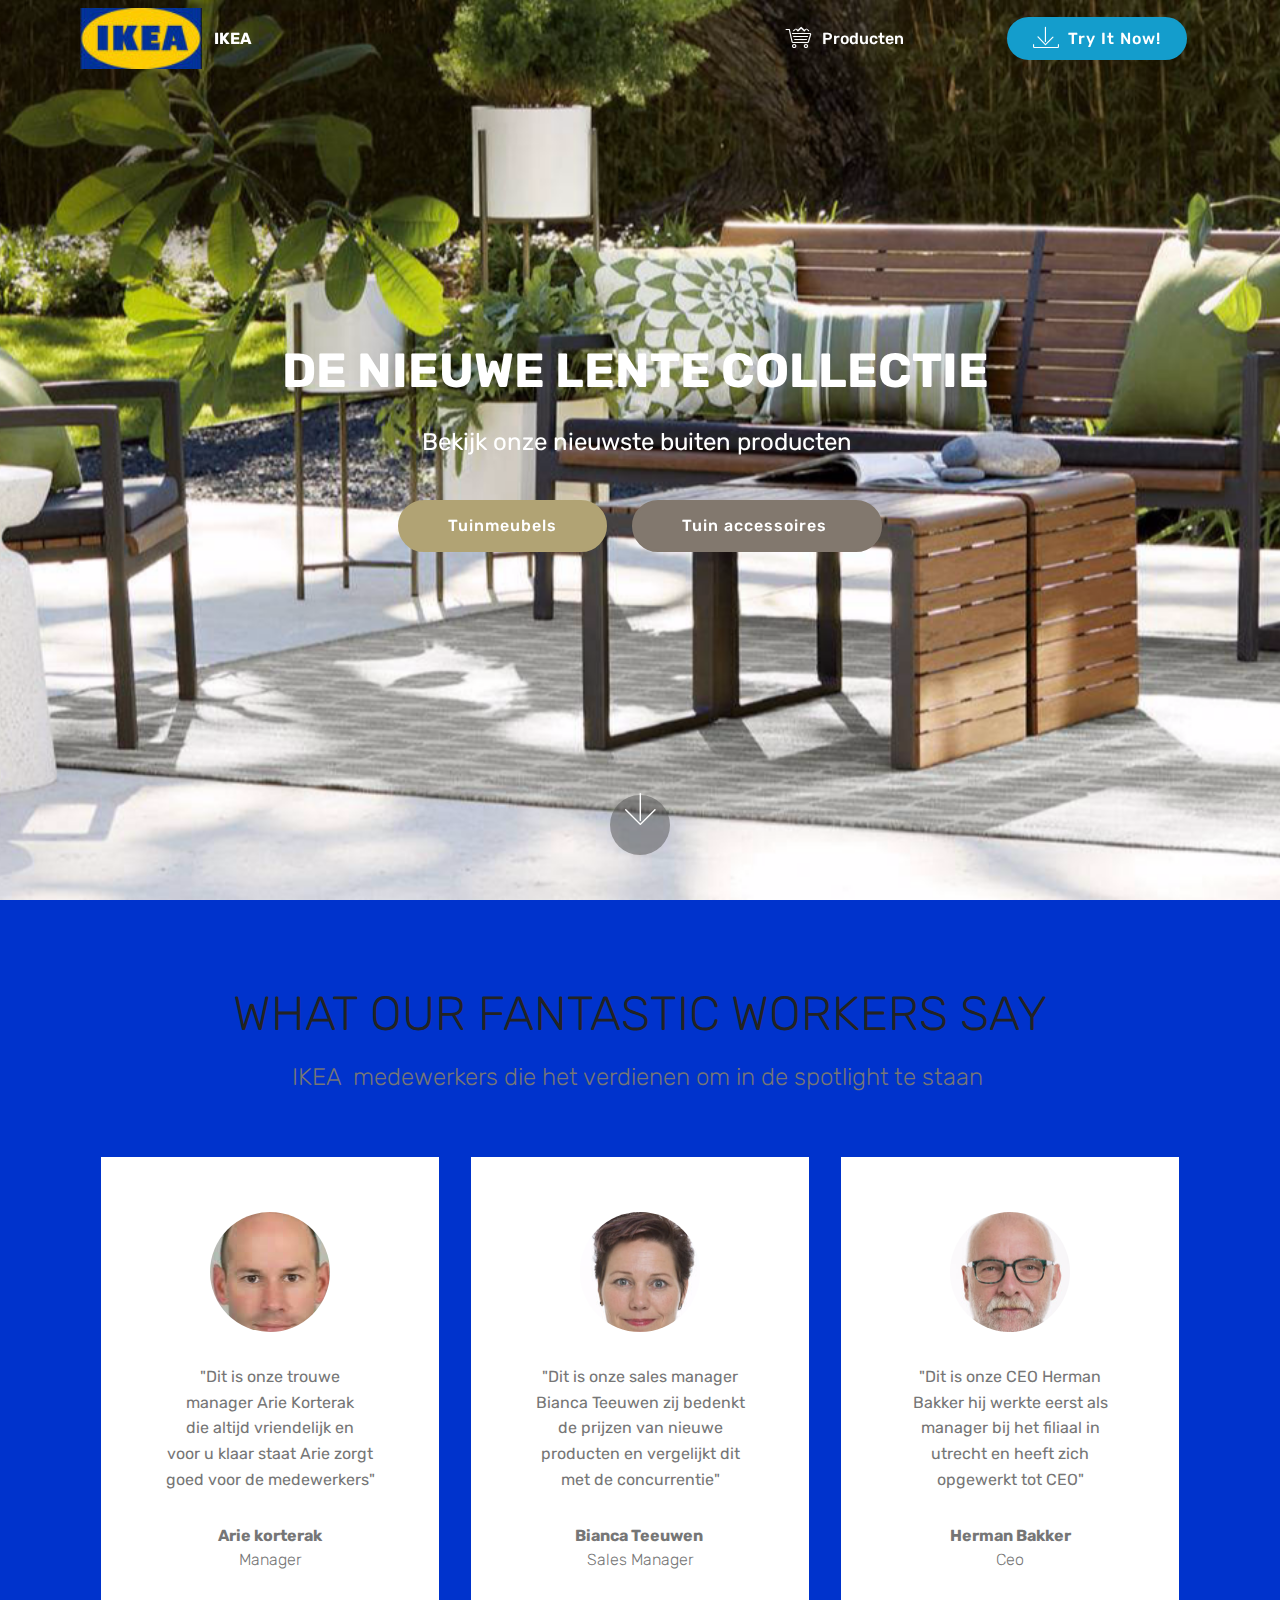
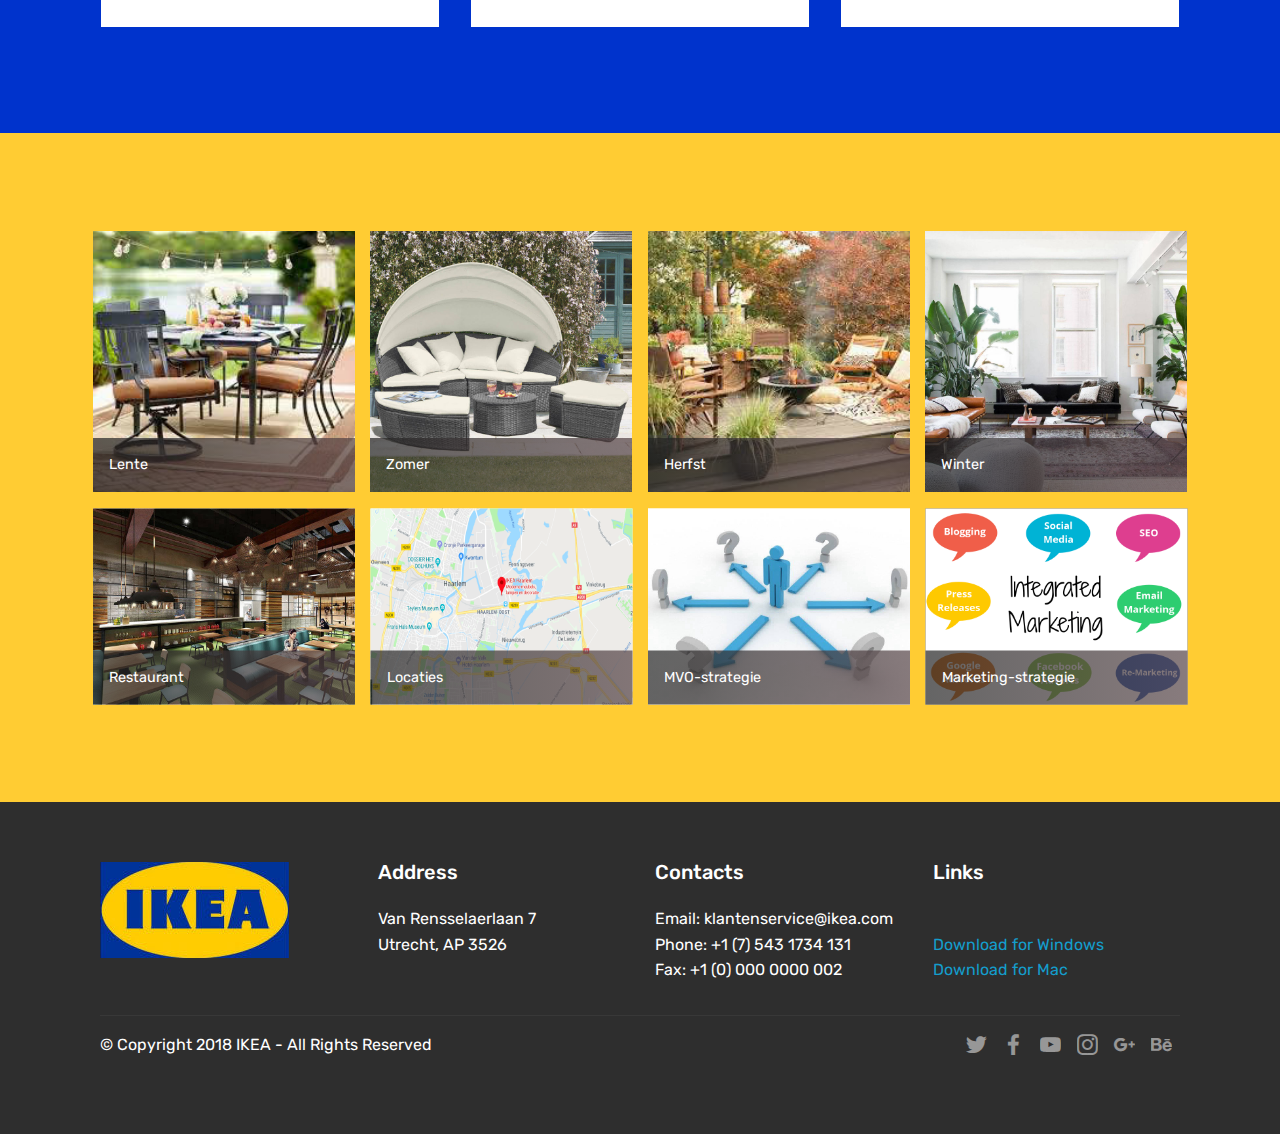
<file: index.html>
<!DOCTYPE html>
<html >
<head>
  <!-- Site made with Mobirise Website Builder v4.6.6, https://mobirise.com -->
  <meta charset="UTF-8">
  <meta http-equiv="X-UA-Compatible" content="IE=edge">
  <meta name="generator" content="Mobirise v4.6.6, mobirise.com">
  <meta name="viewport" content="width=device-width, initial-scale=1, minimum-scale=1">
  <link rel="shortcut icon" href="assets/images/download-96x48.jpg" type="image/x-icon">
  <meta name="description" content="">
  <title>Home</title>
  <link rel="stylesheet" href="assets/web/assets/mobirise-icons/mobirise-icons.css">
  <link rel="stylesheet" href="assets/tether/tether.min.css">
  <link rel="stylesheet" href="assets/bootstrap/css/bootstrap.min.css">
  <link rel="stylesheet" href="assets/bootstrap/css/bootstrap-grid.min.css">
  <link rel="stylesheet" href="assets/bootstrap/css/bootstrap-reboot.min.css">
  <link rel="stylesheet" href="assets/dropdown/css/style.css">
  <link rel="stylesheet" href="assets/socicon/css/styles.css">
  <link rel="stylesheet" href="assets/theme/css/style.css">
  <link rel="stylesheet" href="assets/gallery/style.css">
  <link rel="stylesheet" href="assets/mobirise/css/mbr-additional.css" type="text/css">
  
  
  
</head>
<body>
  <section class="menu cid-qMmm0otOuu" once="menu" id="menu1-e">

    

    <nav class="navbar navbar-expand beta-menu navbar-dropdown align-items-center navbar-fixed-top navbar-toggleable-sm bg-color transparent">
        <button class="navbar-toggler navbar-toggler-right" type="button" data-toggle="collapse" data-target="#navbarSupportedContent" aria-controls="navbarSupportedContent" aria-expanded="false" aria-label="Toggle navigation">
            <div class="hamburger">
                <span></span>
                <span></span>
                <span></span>
                <span></span>
            </div>
        </button>
        <div class="menu-logo">
            <div class="navbar-brand">
                <span class="navbar-logo">
                    <a href="https://mobirise.com">
                         <img src="assets/images/download-96x48.jpg" alt="Mobirise" title="" style="height: 3.8rem;">
                    </a>
                </span>
                <span class="navbar-caption-wrap"><a class="navbar-caption text-white display-4" href="https://mobirise.com">
                        IKEA</a></span>
            </div>
        </div>
        <div class="collapse navbar-collapse" id="navbarSupportedContent">
            <ul class="navbar-nav nav-dropdown" data-app-modern-menu="true"><li class="nav-item">
                    <a class="nav-link link text-white display-4" href="https://mobirise.com">
                        </a>
                </li>
                <li class="nav-item">
                    <a class="nav-link link text-white display-4" href="https://mobirise.com"><span class="mbri-cart-full mbr-iconfont mbr-iconfont-btn"></span>
                        Producten&nbsp; &nbsp; &nbsp; &nbsp; &nbsp; &nbsp; &nbsp; &nbsp; &nbsp; &nbsp;&nbsp;</a>
                </li></ul>
            <div class="navbar-buttons mbr-section-btn">
                <a class="btn btn-sm btn-primary display-4" href="https://mobirise.com">
                    <span class="mbri-save mbr-iconfont mbr-iconfont-btn "></span>
                    Try It Now!
                </a>
            </div>
        </div>
    </nav>
</section>

<section class="engine"><a href="https://mobirise.ws/e">best web builder software</a></section><section class="cid-qMmm0qgCuN mbr-fullscreen mbr-parallax-background" id="header2-f">

    

    

    <div class="container align-center">
        <div class="row justify-content-md-center">
            <div class="mbr-white col-md-10">
                <h1 class="mbr-section-title mbr-bold pb-3 mbr-fonts-style display-2">DE NIEUWE LENTE COLLECTIE&nbsp;</h1>
                
                <p class="mbr-text pb-3 mbr-fonts-style display-5">Bekijk onze nieuwste buiten producten&nbsp;</p>
                <div class="mbr-section-btn"><a class="btn btn-md btn-danger display-4" href="https://mobirise.com">Tuinmeubels</a> 
                    <a class="btn btn-md btn-info display-4" href="https://mobirise.com">Tuin accessoires&nbsp;</a></div>
            </div>
        </div>
    </div>
    <div class="mbr-arrow hidden-sm-down" aria-hidden="true">
        <a href="#next">
            <i class="mbri-down mbr-iconfont"></i>
        </a>
    </div>
</section>

<section class="testimonials1 cid-qMrqQhUjG5" id="testimonials1-h">

    

    
    <div class="container">
        <div class="media-container-row">
            <div class="title col-12 align-center">
                <h2 class="pb-3 mbr-fonts-style display-2">
                    WHAT OUR FANTASTIC WORKERS SAY
                </h2>
                <h3 class="mbr-section-subtitle mbr-light pb-3 mbr-fonts-style display-5">IKEA &nbsp;medewerkers die het verdienen om in de spotlight te staan&nbsp;</h3>
            </div>
        </div>
    </div>

    <div class="container pt-3 mt-2">
        <div class="media-container-row">
            <div class="mbr-testimonial p-3 align-center col-12 col-md-6 col-lg-4">
                <div class="panel-item p-3">
                    <div class="card-block">
                        <div class="testimonial-photo">
                            <img src="assets/images/download-5-197x256.jpg" alt="" title="">
                        </div>
                        <p class="mbr-text mbr-fonts-style display-7">"Dit is onze trouwe <br>manager Arie Korterak<br>die altijd vriendelijk en <br>voor u klaar staat Arie zorgt goed voor de medewerkers"<br> </p>
                    </div>
                    <div class="card-footer">
                        <div class="mbr-author-name mbr-bold mbr-fonts-style display-7">
                             Arie korterak</div>
                        <small class="mbr-author-desc mbr-italic mbr-light mbr-fonts-style display-7">
                               Manager</small>
                    </div>
                </div>
            </div>

            <div class="mbr-testimonial p-3 align-center col-12 col-md-6 col-lg-4">
                <div class="panel-item p-3">
                    <div class="card-block">
                        <div class="testimonial-photo">
                            <img src="assets/images/pasfoto-bianca-1-240x309.jpg" alt="" title="">
                        </div>
                        <p class="mbr-text mbr-fonts-style display-7">"Dit is onze sales manager<br>Bianca Teeuwen zij bedenkt<br>de prijzen van nieuwe producten en vergelijkt dit met de concurrentie"<br></p>
                    </div>
                    <div class="card-footer">
                        <div class="mbr-author-name mbr-bold mbr-fonts-style display-7">
                             Bianca Teeuwen&nbsp;</div>
                        <small class="mbr-author-desc mbr-italic mbr-light mbr-fonts-style display-7">
                               Sales Manager</small>
                    </div>
                </div>
            </div>

            <div class="mbr-testimonial p-3 align-center col-12 col-md-6 col-lg-4">
                <div class="panel-item p-3">
                    <div class="card-block">
                        <div class="testimonial-photo">
                            <img src="assets/images/pasfoto-herman-1-240x309.jpg" alt="" title="">
                        </div>
                        <p class="mbr-text mbr-fonts-style display-7">"Dit is onze CEO Herman <br>Bakker hij werkte eerst als manager bij het filiaal in utrecht en heeft zich opgewerkt tot CEO"</p>
                    </div>
                    <div class="card-footer">
                        <div class="mbr-author-name mbr-bold mbr-fonts-style display-7">Herman Bakker</div>
                        <small class="mbr-author-desc mbr-italic mbr-light mbr-fonts-style display-7">Ceo</small>
                    </div>
                </div>
            </div>

            

            

            
        </div>
    </div>   
</section>

<section class="mbr-gallery mbr-slider-carousel cid-qMryo1T1Bo" id="gallery1-l">

    

    <div class="container">
        <div><!-- Filter --><!-- Gallery --><div class="mbr-gallery-row"><div class="mbr-gallery-layout-default"><div><div><div class="mbr-gallery-item mbr-gallery-item--p1" data-video-url="false" data-tags="Awesome"><div href="#lb-gallery1-l" data-slide-to="0" data-toggle="modal"><img src="assets/images/images-225x225-225x225.jpg" alt=""><span class="icon-focus"></span><span class="mbr-gallery-title mbr-fonts-style display-7">Lente</span></div></div><div class="mbr-gallery-item mbr-gallery-item--p1" data-video-url="false" data-tags="Responsive"><div href="#lb-gallery1-l" data-slide-to="1" data-toggle="modal"><img src="assets/images/s-l1000-1000x1000-800x800.jpg" alt=""><span class="icon-focus"></span><span class="mbr-gallery-title mbr-fonts-style display-7">Zomer</span></div></div><div class="mbr-gallery-item mbr-gallery-item--p1" data-video-url="false" data-tags="Creative"><div href="#lb-gallery1-l" data-slide-to="2" data-toggle="modal"><img src="assets/images/images-1-225x225-225x225.jpg" alt=""><span class="icon-focus"></span><span class="mbr-gallery-title mbr-fonts-style display-7">Herfst</span></div></div><div class="mbr-gallery-item mbr-gallery-item--p1" data-video-url="false" data-tags="Animated"><div href="#lb-gallery1-l" data-slide-to="3" data-toggle="modal"><img src="assets/images/57daf6eae4b039f917b2d1b7-d-1600-1000x1000-800x800.jpg" alt=""><span class="icon-focus"></span><span class="mbr-gallery-title mbr-fonts-style display-7">Winter</span></div></div><div class="mbr-gallery-item mbr-gallery-item--p1" data-video-url="false" data-tags="Awesome"><div href="#lb-gallery1-l" data-slide-to="4" data-toggle="modal"><img src="assets/images/ikea-render-01-800px-800x600-800x600.jpg" alt=""><span class="icon-focus"></span><span class="mbr-gallery-title mbr-fonts-style display-7">Restaurant&nbsp;</span></div></div><div class="mbr-gallery-item mbr-gallery-item--p1" data-video-url="false" data-tags="Awesome"><div href="#lb-gallery1-l" data-slide-to="5" data-toggle="modal"><img src="assets/images/schermafbeelding-2018-03-16-om-09.33.38-800x600-800x600.png" alt=""><span class="icon-focus"></span><span class="mbr-gallery-title mbr-fonts-style display-7">Locaties</span></div></div><div class="mbr-gallery-item mbr-gallery-item--p1" data-video-url="false" data-tags="Responsive"><div href="#lb-gallery1-l" data-slide-to="6" data-toggle="modal"><img src="assets/images/strategie-2074x0-800x600-800x600.jpg" alt=""><span class="icon-focus"></span><span class="mbr-gallery-title mbr-fonts-style display-7">MVO-strategie</span></div></div><div class="mbr-gallery-item mbr-gallery-item--p1" data-video-url="false" data-tags="Animated"><div href="#lb-gallery1-l" data-slide-to="7" data-toggle="modal"><img src="assets/images/integrated-marketing-800x600-800x600.png" alt=""><span class="icon-focus"></span><span class="mbr-gallery-title mbr-fonts-style display-7">Marketing-strategie<br></span></div></div></div></div><div class="clearfix"></div></div></div><!-- Lightbox --><div data-app-prevent-settings="" class="mbr-slider modal fade carousel slide" tabindex="-1" data-keyboard="true" data-interval="false" id="lb-gallery1-l"><div class="modal-dialog"><div class="modal-content"><div class="modal-body"><div class="carousel-inner"><div class="carousel-item"><img src="assets/images/images-225x225.jpg" alt=""></div><div class="carousel-item"><img src="assets/images/s-l1000-1000x1000.jpg" alt=""></div><div class="carousel-item"><img src="assets/images/images-1-225x225.jpg" alt=""></div><div class="carousel-item"><img src="assets/images/57daf6eae4b039f917b2d1b7-d-1600-1000x1000.jpg" alt=""></div><div class="carousel-item"><img src="assets/images/ikea-render-01-800px-800x600.jpg" alt=""></div><div class="carousel-item"><img src="assets/images/schermafbeelding-2018-03-16-om-09.33.38-800x600.png" alt=""></div><div class="carousel-item"><img src="assets/images/strategie-2074x0-800x600.jpg" alt=""></div><div class="carousel-item active"><img src="assets/images/integrated-marketing-800x600.png" alt=""></div></div><a class="carousel-control carousel-control-prev" role="button" data-slide="prev" href="#lb-gallery1-l"><span class="mbri-left mbr-iconfont" aria-hidden="true"></span><span class="sr-only">Previous</span></a><a class="carousel-control carousel-control-next" role="button" data-slide="next" href="#lb-gallery1-l"><span class="mbri-right mbr-iconfont" aria-hidden="true"></span><span class="sr-only">Next</span></a><a class="close" href="#" role="button" data-dismiss="modal"><span class="sr-only">Close</span></a></div></div></div></div></div>
    </div>

</section>

<section class="cid-qMmm0r6iwK" id="footer1-g">

    

    

    <div class="container">
        <div class="media-container-row content text-white">
            <div class="col-12 col-md-3">
                <div class="media-wrap">
                    <a href="https://mobirise.com/">
                        <img src="assets/images/download-192x96.jpg" alt="Mobirise" title="">
                    </a>
                </div>
            </div>
            <div class="col-12 col-md-3 mbr-fonts-style display-7">
                <h5 class="pb-3">
                    Address
                </h5>
                <p class="mbr-text">Van Rensselaerlaan 7<br>Utrecht, AP 3526</p>
            </div>
            <div class="col-12 col-md-3 mbr-fonts-style display-7">
                <h5 class="pb-3">
                    Contacts
                </h5>
                <p class="mbr-text">
                    Email: klantenservice@ikea.com
                    <br>Phone: +1 (7) 543 1734 131
                    <br>Fax: +1 (0) 000 0000 002
                </p>
            </div>
            <div class="col-12 col-md-3 mbr-fonts-style display-7">
                <h5 class="pb-3">
                    Links
                </h5>
                <p class="mbr-text"><br><a class="text-primary" href="https://mobirise.com/mobirise-free-win.zip">Download for Windows</a>
                    <br><a class="text-primary" href="https://mobirise.com/mobirise-free-mac.zip">Download for Mac</a>
                </p>
            </div>
        </div>
        <div class="footer-lower">
            <div class="media-container-row">
                <div class="col-sm-12">
                    <hr>
                </div>
            </div>
            <div class="media-container-row mbr-white">
                <div class="col-sm-6 copyright">
                    <p class="mbr-text mbr-fonts-style display-7">
                        © Copyright 2018 IKEA - All Rights Reserved
                    </p>
                </div>
                <div class="col-md-6">
                    <div class="social-list align-right">
                        <div class="soc-item">
                            <a href="https://twitter.com/Ikea" target="_blank">
                                <span class="mbr-iconfont mbr-iconfont-social socicon-twitter socicon"></span>
                            </a>
                        </div>
                        <div class="soc-item">
                            <a href="https://www.facebook.com/pages/Ikea/1616226671953247" target="_blank">
                                <span class="mbr-iconfont mbr-iconfont-social socicon-facebook socicon"></span>
                            </a>
                        </div>
                        <div class="soc-item">
                            <a href="https://www.youtube.com/c/Ikea" target="_blank">
                                <span class="mbr-iconfont mbr-iconfont-social socicon-youtube socicon"></span>
                            </a>
                        </div>
                        <div class="soc-item">
                            <a href="https://instagram.com/Ikea" target="_blank">
                                <span class="mbr-iconfont mbr-iconfont-social socicon-instagram socicon"></span>
                            </a>
                        </div>
                        <div class="soc-item">
                            <a href="https://plus.google.com/u/0/+Mobirise" target="_blank">
                                <span class="socicon-googleplus socicon mbr-iconfont mbr-iconfont-social"></span>
                            </a>
                        </div>
                        <div class="soc-item">
                            <a href="https://www.behance.net/Mobirise" target="_blank">
                                <span class="socicon-behance socicon mbr-iconfont mbr-iconfont-social"></span>
                            </a>
                        </div>
                    </div>
                </div>
            </div>
        </div>
    </div>
</section>


  <script src="assets/web/assets/jquery/jquery.min.js"></script>
  <script src="assets/popper/popper.min.js"></script>
  <script src="assets/tether/tether.min.js"></script>
  <script src="assets/bootstrap/js/bootstrap.min.js"></script>
  <script src="assets/smoothscroll/smooth-scroll.js"></script>
  <script src="assets/dropdown/js/script.min.js"></script>
  <script src="assets/touchswipe/jquery.touch-swipe.min.js"></script>
  <script src="assets/masonry/masonry.pkgd.min.js"></script>
  <script src="assets/imagesloaded/imagesloaded.pkgd.min.js"></script>
  <script src="assets/bootstrapcarouselswipe/bootstrap-carousel-swipe.js"></script>
  <script src="assets/vimeoplayer/jquery.mb.vimeo_player.js"></script>
  <script src="assets/parallax/jarallax.min.js"></script>
  <script src="assets/theme/js/script.js"></script>
  <script src="assets/gallery/player.min.js"></script>
  <script src="assets/gallery/script.js"></script>
  <script src="assets/slidervideo/script.js"></script>
  
  
</body>
</html>
</file>
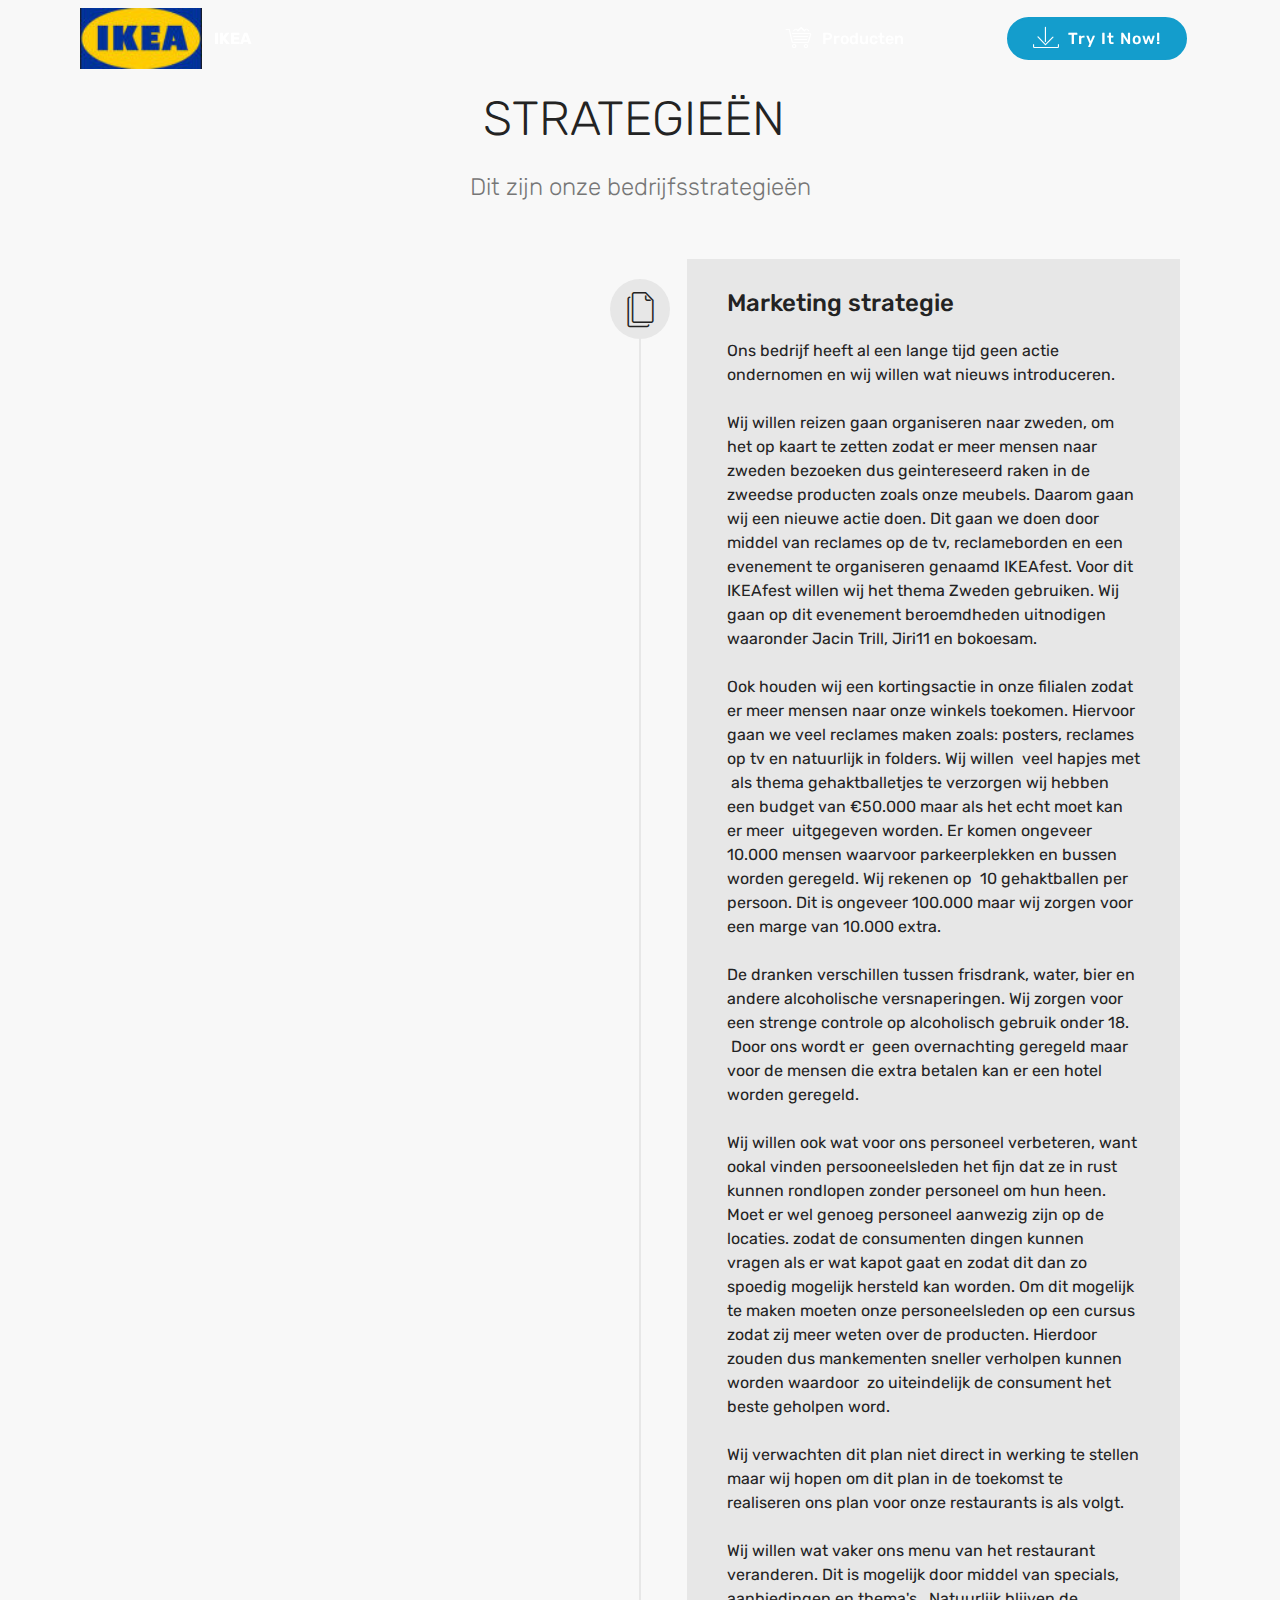
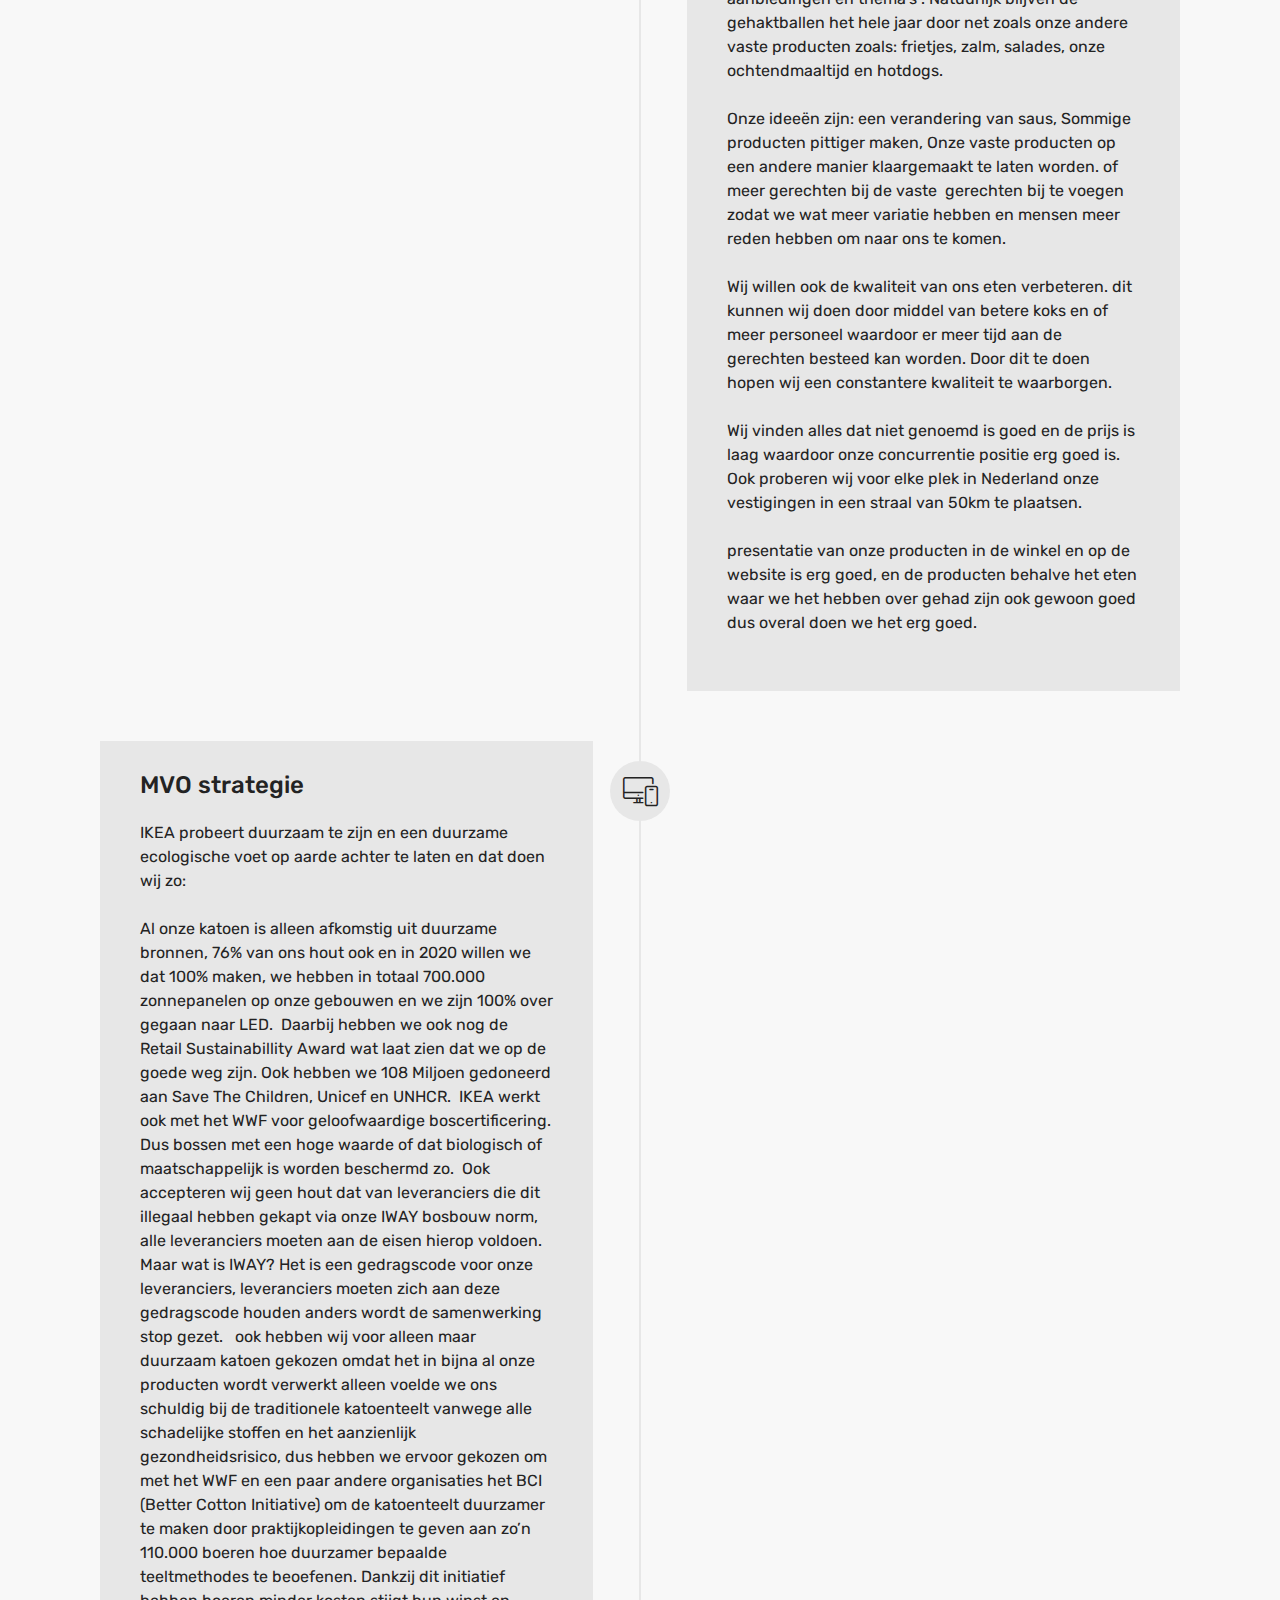
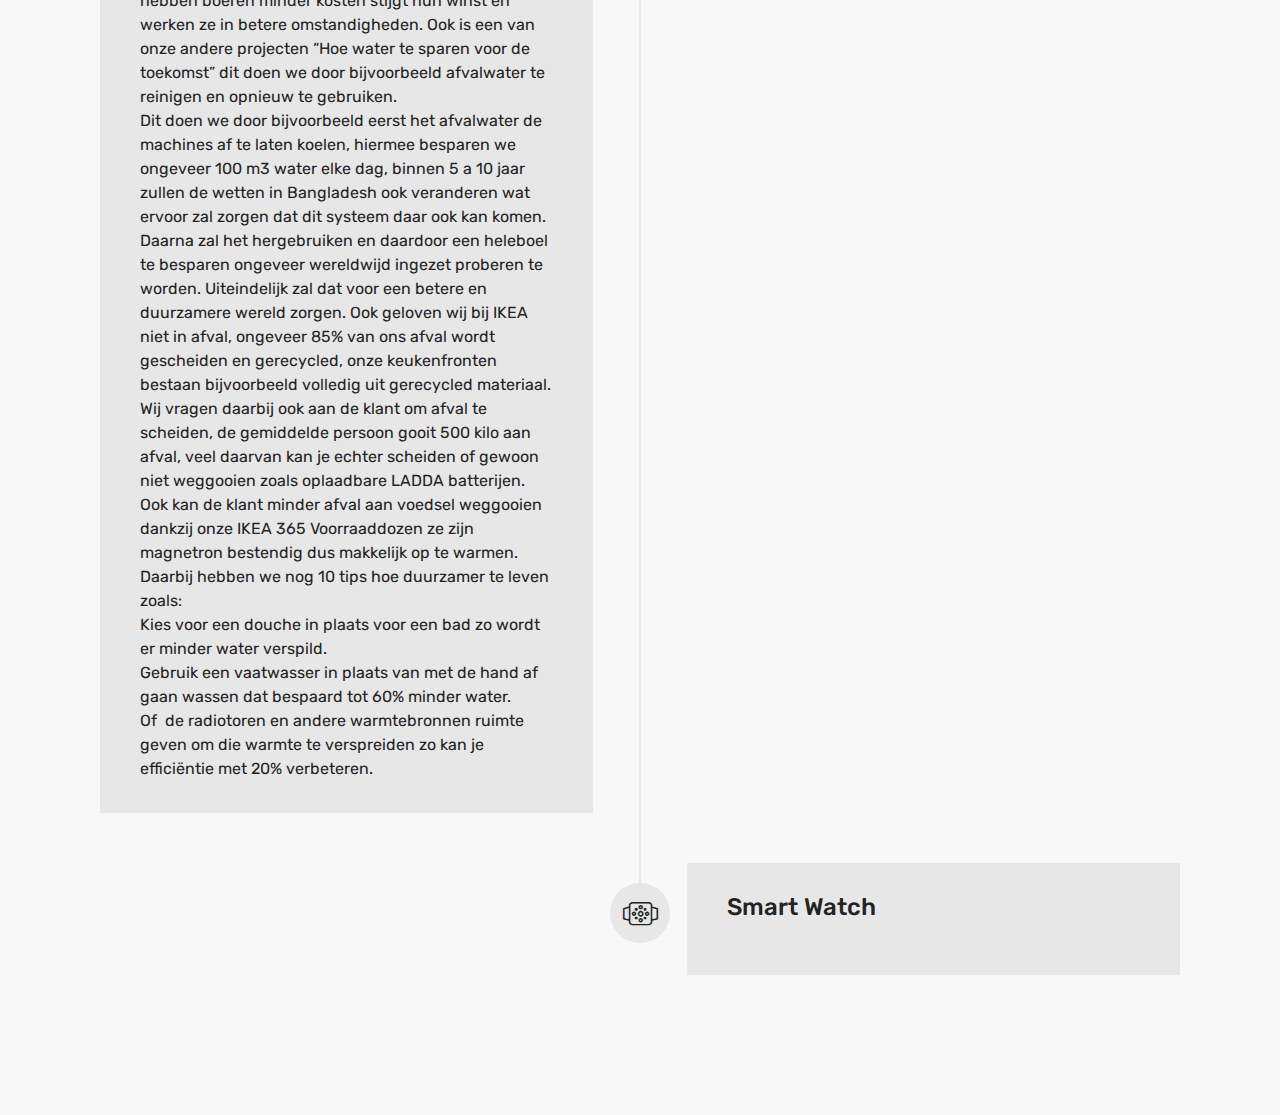
<file: page1.html>
<!DOCTYPE html>
<html >
<head>
  <!-- Site made with Mobirise Website Builder v4.6.6, https://mobirise.com -->
  <meta charset="UTF-8">
  <meta http-equiv="X-UA-Compatible" content="IE=edge">
  <meta name="generator" content="Mobirise v4.6.6, mobirise.com">
  <meta name="viewport" content="width=device-width, initial-scale=1, minimum-scale=1">
  <link rel="shortcut icon" href="assets/images/download-96x48.jpg" type="image/x-icon">
  <meta name="description" content="Web Page Generator Description">
  <title>Strategien&nbsp;</title>
  <link rel="stylesheet" href="assets/web/assets/mobirise-icons/mobirise-icons.css">
  <link rel="stylesheet" href="assets/tether/tether.min.css">
  <link rel="stylesheet" href="assets/bootstrap/css/bootstrap.min.css">
  <link rel="stylesheet" href="assets/bootstrap/css/bootstrap-grid.min.css">
  <link rel="stylesheet" href="assets/bootstrap/css/bootstrap-reboot.min.css">
  <link rel="stylesheet" href="assets/dropdown/css/style.css">
  <link rel="stylesheet" href="assets/theme/css/style.css">
  <link rel="stylesheet" href="assets/mobirise/css/mbr-additional.css" type="text/css">
  
  
  
</head>
<body>
  <section class="menu cid-qMmm0otOuu" once="menu" id="menu1-n">

    

    <nav class="navbar navbar-expand beta-menu navbar-dropdown align-items-center navbar-fixed-top navbar-toggleable-sm bg-color transparent">
        <button class="navbar-toggler navbar-toggler-right" type="button" data-toggle="collapse" data-target="#navbarSupportedContent" aria-controls="navbarSupportedContent" aria-expanded="false" aria-label="Toggle navigation">
            <div class="hamburger">
                <span></span>
                <span></span>
                <span></span>
                <span></span>
            </div>
        </button>
        <div class="menu-logo">
            <div class="navbar-brand">
                <span class="navbar-logo">
                    <a href="https://mobirise.com">
                         <img src="assets/images/download-96x48.jpg" alt="Mobirise" title="" style="height: 3.8rem;">
                    </a>
                </span>
                <span class="navbar-caption-wrap"><a class="navbar-caption text-white display-4" href="https://mobirise.com">
                        IKEA</a></span>
            </div>
        </div>
        <div class="collapse navbar-collapse" id="navbarSupportedContent">
            <ul class="navbar-nav nav-dropdown" data-app-modern-menu="true"><li class="nav-item">
                    <a class="nav-link link text-white display-4" href="https://mobirise.com">
                        </a>
                </li>
                <li class="nav-item">
                    <a class="nav-link link text-white display-4" href="https://mobirise.com"><span class="mbri-cart-full mbr-iconfont mbr-iconfont-btn"></span>
                        Producten&nbsp; &nbsp; &nbsp; &nbsp; &nbsp; &nbsp; &nbsp; &nbsp; &nbsp; &nbsp;&nbsp;</a>
                </li></ul>
            <div class="navbar-buttons mbr-section-btn">
                <a class="btn btn-sm btn-primary display-4" href="https://mobirise.com">
                    <span class="mbri-save mbr-iconfont mbr-iconfont-btn "></span>
                    Try It Now!
                </a>
            </div>
        </div>
    </nav>
</section>

<section class="engine"><a href="https://mobirise.ws/b">best free web site creator</a></section><section class="timeline2 cid-qMrHAMCAoC" id="timeline2-o">

    

    

    <div class="container align-center">
        <h2 class="mbr-section-title pb-3 mbr-fonts-style display-2">STRATEGIEËN&nbsp;</h2>
        <h3 class="mbr-section-subtitle pb-5 mbr-fonts-style display-5">
            Dit zijn onze bedrijfsstrategieën</h3>

        <div class="container timelines-container" mbri-timelines="">
            <div class="row timeline-element reverse separline">      
                <span class="iconsBackground">
                    <span class="mbri-pages mbr-iconfont"></span>
                </span>          
                <div class="col-xs-12 col-md-6 align-left">
                    <div class="timeline-text-content">
                        <h4 class="mbr-timeline-title pb-3 mbr-fonts-style display-5">
                            Marketing strategie</h4>
                        <p class="mbr-timeline-text mbr-fonts-style display-7">Ons bedrijf heeft al een lange tijd geen actie ondernomen en wij willen wat nieuws introduceren.<br><br> Wij willen reizen gaan organiseren naar zweden, om het op kaart te zetten zodat er meer mensen naar zweden bezoeken dus geintereseerd raken in de zweedse producten zoals onze meubels. Daarom gaan wij een nieuwe actie doen. Dit gaan we doen door middel van reclames op de tv, reclameborden en een evenement te organiseren genaamd IKEAfest. Voor dit IKEAfest willen wij het thema Zweden gebruiken. Wij gaan op dit evenement beroemdheden uitnodigen waaronder Jacin Trill, Jiri11 en bokoesam. <br><br>Ook houden wij een kortingsactie in onze filialen zodat er meer mensen naar onze winkels toekomen. Hiervoor gaan we veel reclames maken zoals: posters, reclames op tv en natuurlijk in folders. Wij willen &nbsp;veel hapjes met &nbsp;als thema gehaktballetjes te verzorgen wij hebben een budget van €50.000 maar als het echt moet kan er meer &nbsp;uitgegeven worden. Er komen ongeveer 10.000 mensen waarvoor parkeerplekken en bussen worden geregeld. Wij rekenen op &nbsp;10 gehaktballen per persoon. Dit is ongeveer 100.000 maar wij zorgen voor een marge van 10.000 extra. &nbsp;<br><br>De dranken verschillen tussen frisdrank, water, bier en andere alcoholische versnaperingen. Wij zorgen voor een strenge controle op alcoholisch gebruik onder 18. &nbsp;Door ons wordt er &nbsp;geen overnachting geregeld maar voor de mensen die extra betalen kan er een hotel worden geregeld.&nbsp;<br><br>Wij willen ook wat voor ons personeel verbeteren, want ookal vinden persooneelsleden het fijn dat ze in rust kunnen rondlopen zonder personeel om hun heen. Moet er wel genoeg personeel aanwezig zijn op de locaties. zodat de consumenten dingen kunnen vragen als er wat kapot gaat en zodat dit dan zo spoedig mogelijk hersteld kan worden. Om dit mogelijk te maken moeten onze personeelsleden op een cursus zodat zij meer weten over de producten. Hierdoor zouden dus mankementen sneller verholpen kunnen worden waardoor &nbsp;zo uiteindelijk de consument het beste geholpen word.<br><br>Wij verwachten dit plan niet direct in werking te stellen maar wij hopen om dit plan in de toekomst te realiseren ons plan voor onze restaurants is als volgt. &nbsp;<br><br>Wij willen wat vaker ons menu van het restaurant veranderen. Dit is mogelijk door middel van specials, aanbiedingen en thema's . Natuurlijk blijven de gehaktballen het hele jaar door net zoals onze andere vaste producten zoals: frietjes, zalm, salades, onze ochtendmaaltijd en hotdogs. <br><br>Onze ideeën zijn: een verandering van saus, Sommige producten pittiger maken, Onze vaste producten op een andere manier klaargemaakt te laten worden. of meer gerechten bij de vaste &nbsp;gerechten bij te voegen zodat we wat meer variatie hebben en mensen meer reden hebben om naar ons te komen. <br><br>Wij willen ook de kwaliteit van ons eten verbeteren. dit kunnen wij doen door middel van betere koks en of meer personeel waardoor er meer tijd aan de gerechten besteed kan worden. Door dit te doen hopen wij een constantere kwaliteit te waarborgen.<br><br>Wij vinden alles dat niet genoemd is goed en de prijs is laag waardoor onze concurrentie positie erg goed is. Ook proberen wij voor elke plek in Nederland onze vestigingen in een straal van 50km te plaatsen. <br>&nbsp;<br>presentatie van onze producten in de winkel en op de website is erg goed, en de producten behalve het eten waar we het hebben over gehad zijn ook gewoon goed dus overal doen we het erg goed.<br><br></p>
                     </div>
                </div>
            </div>

            <div class="row timeline-element  separline">
                <span class="iconsBackground">
                    <span class="mbri-responsive mbr-iconfont"></span>
                </span>
                <div class="col-xs-12 col-md-6 align-left ">
                    <div class="timeline-text-content">
                        <h4 class="mbr-timeline-title pb-3 mbr-fonts-style display-5">
                            MVO strategie</h4>
                        <p class="mbr-timeline-text mbr-fonts-style display-7">IKEA probeert duurzaam te zijn en een duurzame ecologische voet op aarde achter te laten en dat doen <br>wij zo:<br><br>Al onze katoen is alleen afkomstig uit duurzame bronnen, 76% van ons hout ook en in 2020 willen we dat 100% maken, we hebben in totaal 700.000 zonnepanelen op onze gebouwen en we zijn 100% over gegaan naar LED.&nbsp; Daarbij hebben we ook nog de Retail Sustainabillity Award wat laat zien dat we op de goede weg zijn. Ook hebben we 108 Miljoen gedoneerd aan Save The Children, Unicef en UNHCR.&nbsp; IKEA werkt ook met het WWF voor geloofwaardige boscertificering.<br>Dus bossen met een hoge waarde of dat biologisch of maatschappelijk is worden beschermd zo.&nbsp; Ook accepteren wij geen hout dat van leveranciers die dit illegaal hebben gekapt via onze IWAY bosbouw norm, alle leveranciers moeten aan de eisen hierop voldoen. Maar wat is IWAY? Het is een gedragscode voor onze leveranciers, leveranciers moeten zich aan deze gedragscode houden anders wordt de samenwerking stop gezet.&nbsp;&nbsp; ook hebben wij voor alleen maar duurzaam katoen gekozen omdat het in bijna al onze producten wordt verwerkt alleen voelde we ons schuldig bij de traditionele katoenteelt vanwege alle schadelijke stoffen en het aanzienlijk gezondheidsrisico, dus hebben we ervoor gekozen om met het WWF en een paar andere organisaties het BCI (Better Cotton Initiative) om de katoenteelt duurzamer te maken door praktijkopleidingen te geven aan zo’n 110.000 boeren hoe duurzamer bepaalde teeltmethodes te beoefenen. Dankzij dit initiatief hebben boeren minder kosten stijgt hun winst en werken ze in betere omstandigheden. Ook is een van onze andere projecten “Hoe water te sparen voor de toekomst” dit doen we door bijvoorbeeld afvalwater te reinigen en opnieuw te gebruiken.<br>Dit doen we door bijvoorbeeld eerst het afvalwater de machines af te laten koelen, hiermee besparen we ongeveer 100 m3 water elke dag, binnen 5 a 10 jaar zullen de wetten in Bangladesh ook veranderen wat ervoor zal zorgen dat dit systeem daar ook kan komen.<br>Daarna zal het hergebruiken en daardoor een heleboel te besparen ongeveer wereldwijd ingezet proberen te worden. Uiteindelijk zal dat voor een betere en duurzamere wereld zorgen. Ook geloven wij bij IKEA niet in afval, ongeveer 85% van ons afval wordt gescheiden en gerecycled, onze keukenfronten bestaan bijvoorbeeld volledig uit gerecycled materiaal. Wij vragen daarbij ook aan de klant om afval te scheiden, de gemiddelde persoon gooit 500 kilo aan afval, veel daarvan kan je echter scheiden of gewoon niet weggooien zoals oplaadbare LADDA batterijen. Ook kan de klant minder afval aan voedsel weggooien dankzij onze IKEA 365 Voorraaddozen ze zijn magnetron bestendig dus makkelijk op te warmen. Daarbij hebben we nog 10 tips hoe duurzamer te leven zoals:<br>Kies voor een douche in plaats voor een bad zo wordt er minder water verspild.<br>Gebruik een vaatwasser in plaats van met de hand af gaan wassen dat bespaard tot 60% minder water.<br>Of &nbsp;de radiotoren en andere warmtebronnen ruimte geven om die warmte te verspreiden zo kan je efficiëntie met 20% verbeteren.<br></p>
                    </div>
                </div>
            </div> 

            <div class="row timeline-element reverse">
                <span class="iconsBackground">
                    <span class="mbri-watch mbr-iconfont"></span>
                </span>
                <div class="col-xs-12 col-md-6 align-left">
                    <div class="timeline-text-content">
                        <h4 class="mbr-timeline-title pb-3 mbr-fonts-style display-5">
                            Smart Watch
                        </h4>      
                        <p class="mbr-timeline-text mbr-fonts-style display-7"></p>
                    </div>
                </div>
            </div>

            

            

            

            

            

            

            

            

            
        </div>
    </div>
</section>


  <script src="assets/web/assets/jquery/jquery.min.js"></script>
  <script src="assets/popper/popper.min.js"></script>
  <script src="assets/tether/tether.min.js"></script>
  <script src="assets/bootstrap/js/bootstrap.min.js"></script>
  <script src="assets/smoothscroll/smooth-scroll.js"></script>
  <script src="assets/dropdown/js/script.min.js"></script>
  <script src="assets/touchswipe/jquery.touch-swipe.min.js"></script>
  <script src="assets/theme/js/script.js"></script>
  
  
</body>
</html>
</file>
<file: assets/web/assets/mobirise-icons/mobirise-icons.css>
@font-face {
  font-family: 'MobiriseIcons';
  src:  url('mobirise-icons.eot?spat4u');
  src:  url('mobirise-icons.eot?spat4u#iefix') format('embedded-opentype'),
    url('mobirise-icons.ttf?spat4u') format('truetype'),
    url('mobirise-icons.woff?spat4u') format('woff'),
    url('mobirise-icons.svg?spat4u#MobiriseIcons') format('svg');
  font-weight: normal;
  font-style: normal;
}

[class^="mbri-"], [class*=" mbri-"] {
  /* use !important to prevent issues with browser extensions that change fonts */
  font-family: MobiriseIcons !important;
  speak: none;
  font-style: normal;
  font-weight: normal;
  font-variant: normal;
  text-transform: none;
  line-height: 1;

  /* Better Font Rendering =========== */
  -webkit-font-smoothing: antialiased;
  -moz-osx-font-smoothing: grayscale;
}

.mbri-add-submenu:before {
  content: "\e900";
}
.mbri-alert:before {
  content: "\e901";
}
.mbri-align-center:before {
  content: "\e902";
}
.mbri-align-justify:before {
  content: "\e903";
}
.mbri-align-left:before {
  content: "\e904";
}
.mbri-align-right:before {
  content: "\e905";
}
.mbri-android:before {
  content: "\e906";
}
.mbri-apple:before {
  content: "\e907";
}
.mbri-arrow-down:before {
  content: "\e908";
}
.mbri-arrow-next:before {
  content: "\e909";
}
.mbri-arrow-prev:before {
  content: "\e90a";
}
.mbri-arrow-up:before {
  content: "\e90b";
}
.mbri-bold:before {
  content: "\e90c";
}
.mbri-bookmark:before {
  content: "\e90d";
}
.mbri-bootstrap:before {
  content: "\e90e";
}
.mbri-briefcase:before {
  content: "\e90f";
}
.mbri-browse:before {
  content: "\e910";
}
.mbri-bulleted-list:before {
  content: "\e911";
}
.mbri-calendar:before {
  content: "\e912";
}
.mbri-camera:before {
  content: "\e913";
}
.mbri-cart-add:before {
  content: "\e914";
}
.mbri-cart-full:before {
  content: "\e915";
}
.mbri-cash:before {
  content: "\e916";
}
.mbri-change-style:before {
  content: "\e917";
}
.mbri-chat:before {
  content: "\e918";
}
.mbri-clock:before {
  content: "\e919";
}
.mbri-close:before {
  content: "\e91a";
}
.mbri-cloud:before {
  content: "\e91b";
}
.mbri-code:before {
  content: "\e91c";
}
.mbri-contact-form:before {
  content: "\e91d";
}
.mbri-credit-card:before {
  content: "\e91e";
}
.mbri-cursor-click:before {
  content: "\e91f";
}
.mbri-cust-feedback:before {
  content: "\e920";
}
.mbri-database:before {
  content: "\e921";
}
.mbri-delivery:before {
  content: "\e922";
}
.mbri-desktop:before {
  content: "\e923";
}
.mbri-devices:before {
  content: "\e924";
}
.mbri-down:before {
  content: "\e925";
}
.mbri-download:before {
  content: "\e989";
}
.mbri-drag-n-drop:before {
  content: "\e927";
}
.mbri-drag-n-drop2:before {
  content: "\e928";
}
.mbri-edit:before {
  content: "\e929";
}
.mbri-edit2:before {
  content: "\e92a";
}
.mbri-error:before {
  content: "\e92b";
}
.mbri-extension:before {
  content: "\e92c";
}
.mbri-features:before {
  content: "\e92d";
}
.mbri-file:before {
  content: "\e92e";
}
.mbri-flag:before {
  content: "\e92f";
}
.mbri-folder:before {
  content: "\e930";
}
.mbri-gift:before {
  content: "\e931";
}
.mbri-github:before {
  content: "\e932";
}
.mbri-globe:before {
  content: "\e933";
}
.mbri-globe-2:before {
  content: "\e934";
}
.mbri-growing-chart:before {
  content: "\e935";
}
.mbri-hearth:before {
  content: "\e936";
}
.mbri-help:before {
  content: "\e937";
}
.mbri-home:before {
  content: "\e938";
}
.mbri-hot-cup:before {
  content: "\e939";
}
.mbri-idea:before {
  content: "\e93a";
}
.mbri-image-gallery:before {
  content: "\e93b";
}
.mbri-image-slider:before {
  content: "\e93c";
}
.mbri-info:before {
  content: "\e93d";
}
.mbri-italic:before {
  content: "\e93e";
}
.mbri-key:before {
  content: "\e93f";
}
.mbri-laptop:before {
  content: "\e940";
}
.mbri-layers:before {
  content: "\e941";
}
.mbri-left-right:before {
  content: "\e942";
}
.mbri-left:before {
  content: "\e943";
}
.mbri-letter:before {
  content: "\e944";
}
.mbri-like:before {
  content: "\e945";
}
.mbri-link:before {
  content: "\e946";
}
.mbri-lock:before {
  content: "\e947";
}
.mbri-login:before {
  content: "\e948";
}
.mbri-logout:before {
  content: "\e949";
}
.mbri-magic-stick:before {
  content: "\e94a";
}
.mbri-map-pin:before {
  content: "\e94b";
}
.mbri-menu:before {
  content: "\e94c";
}
.mbri-mobile:before {
  content: "\e94d";
}
.mbri-mobile2:before {
  content: "\e94e";
}
.mbri-mobirise:before {
  content: "\e94f";
}
.mbri-more-horizontal:before {
  content: "\e950";
}
.mbri-more-vertical:before {
  content: "\e951";
}
.mbri-music:before {
  content: "\e952";
}
.mbri-new-file:before {
  content: "\e953";
}
.mbri-numbered-list:before {
  content: "\e954";
}
.mbri-opened-folder:before {
  content: "\e955";
}
.mbri-pages:before {
  content: "\e956";
}
.mbri-paper-plane:before {
  content: "\e957";
}
.mbri-paperclip:before {
  content: "\e958";
}
.mbri-photo:before {
  content: "\e959";
}
.mbri-photos:before {
  content: "\e95a";
}
.mbri-pin:before {
  content: "\e95b";
}
.mbri-play:before {
  content: "\e95c";
}
.mbri-plus:before {
  content: "\e95d";
}
.mbri-preview:before {
  content: "\e95e";
}
.mbri-print:before {
  content: "\e95f";
}
.mbri-protect:before {
  content: "\e960";
}
.mbri-question:before {
  content: "\e961";
}
.mbri-quote-left:before {
  content: "\e962";
}
.mbri-quote-right:before {
  content: "\e963";
}
.mbri-refresh:before {
  content: "\e964";
}
.mbri-responsive:before {
  content: "\e965";
}
.mbri-right:before {
  content: "\e966";
}
.mbri-rocket:before {
  content: "\e967";
}
.mbri-sad-face:before {
  content: "\e968";
}
.mbri-sale:before {
  content: "\e969";
}
.mbri-save:before {
  content: "\e96a";
}
.mbri-search:before {
  content: "\e96b";
}
.mbri-setting:before {
  content: "\e96c";
}
.mbri-setting2:before {
  content: "\e96d";
}
.mbri-setting3:before {
  content: "\e96e";
}
.mbri-share:before {
  content: "\e96f";
}
.mbri-shopping-bag:before {
  content: "\e970";
}
.mbri-shopping-basket:before {
  content: "\e971";
}
.mbri-shopping-cart:before {
  content: "\e972";
}
.mbri-sites:before {
  content: "\e973";
}
.mbri-smile-face:before {
  content: "\e974";
}
.mbri-speed:before {
  content: "\e975";
}
.mbri-star:before {
  content: "\e976";
}
.mbri-success:before {
  content: "\e977";
}
.mbri-sun:before {
  content: "\e978";
}
.mbri-sun2:before {
  content: "\e979";
}
.mbri-tablet:before {
  content: "\e97a";
}
.mbri-tablet-vertical:before {
  content: "\e97b";
}
.mbri-target:before {
  content: "\e97c";
}
.mbri-timer:before {
  content: "\e97d";
}
.mbri-to-ftp:before {
  content: "\e97e";
}
.mbri-to-local-drive:before {
  content: "\e97f";
}
.mbri-touch-swipe:before {
  content: "\e980";
}
.mbri-touch:before {
  content: "\e981";
}
.mbri-trash:before {
  content: "\e982";
}
.mbri-underline:before {
  content: "\e983";
}
.mbri-unlink:before {
  content: "\e984";
}
.mbri-unlock:before {
  content: "\e985";
}
.mbri-up-down:before {
  content: "\e986";
}
.mbri-up:before {
  content: "\e987";
}
.mbri-update:before {
  content: "\e988";
}
.mbri-upload:before {
 content: "\e926"; 
}
.mbri-user:before {
  content: "\e98a";
}
.mbri-user2:before {
  content: "\e98b";
}
.mbri-users:before {
  content: "\e98c";
}
.mbri-video:before {
  content: "\e98d";
}
.mbri-video-play:before {
  content: "\e98e";
}
.mbri-watch:before {
  content: "\e98f";
}
.mbri-website-theme:before {
  content: "\e990";
}
.mbri-wifi:before {
  content: "\e991";
}
.mbri-windows:before {
  content: "\e992";
}
.mbri-zoom-out:before {
  content: "\e993";
}
.mbri-redo:before {
  content: "\e994";
}
.mbri-undo:before {
  content: "\e995";
}
</file>
<file: assets/dropdown/css/style.css>
.navbar-dropdown {
  left: 0;
  padding: 0;
  position: absolute;
  right: 0;
  top: 0;
  transition: all 0.45s ease;
  z-index: 1030;
  background: #282828; }
  .navbar-dropdown .navbar-logo {
    margin-right: 0.8rem;
    transition: margin 0.3s ease-in-out;
    vertical-align: middle; }
    .navbar-dropdown .navbar-logo img {
      height: 3.125rem;
      transition: all 0.3s ease-in-out; }
    .navbar-dropdown .navbar-logo.mbr-iconfont {
      font-size: 3.125rem;
      line-height: 3.125rem; }
  .navbar-dropdown .navbar-caption {
    font-weight: 700;
    white-space: normal;
    vertical-align: -4px;
    line-height: 3.125rem !important; }
    .navbar-dropdown .navbar-caption, .navbar-dropdown .navbar-caption:hover {
      color: inherit;
      text-decoration: none; }
  .navbar-dropdown .mbr-iconfont + .navbar-caption {
    vertical-align: -1px; }
  .navbar-dropdown.navbar-fixed-top {
    position: fixed; }
  .navbar-dropdown .navbar-brand span {
    vertical-align: -4px; }
  .navbar-dropdown.bg-color.transparent {
    background: none; }
  .navbar-dropdown.navbar-short .navbar-brand {
    padding: 0.625rem 0; }
    .navbar-dropdown.navbar-short .navbar-brand span {
      vertical-align: -1px; }
  .navbar-dropdown.navbar-short .navbar-caption {
    line-height: 2.375rem !important;
    vertical-align: -2px; }
  .navbar-dropdown.navbar-short .navbar-logo {
    margin-right: 0.5rem; }
    .navbar-dropdown.navbar-short .navbar-logo img {
      height: 2.375rem; }
    .navbar-dropdown.navbar-short .navbar-logo.mbr-iconfont {
      font-size: 2.375rem;
      line-height: 2.375rem; }
  .navbar-dropdown.navbar-short .mbr-table-cell {
    height: 3.625rem; }
  .navbar-dropdown .navbar-close {
    left: 0.6875rem;
    position: fixed;
    top: 0.75rem;
    z-index: 1000; }
  .navbar-dropdown .hamburger-icon {
    content: "";
    display: inline-block;
    vertical-align: middle;
    width: 16px;
    -webkit-box-shadow: 0 -6px 0 1px #282828,0 0 0 1px #282828,0 6px 0 1px #282828;
    -moz-box-shadow: 0 -6px 0 1px #282828,0 0 0 1px #282828,0 6px 0 1px #282828;
    box-shadow: 0 -6px 0 1px #282828,0 0 0 1px #282828,0 6px 0 1px #282828; }

.dropdown-menu .dropdown-toggle[data-toggle="dropdown-submenu"]::after {
  border-bottom: 0.35em solid transparent;
  border-left: 0.35em solid;
  border-right: 0;
  border-top: 0.35em solid transparent;
  margin-left: 0.3rem; }

.dropdown-menu .dropdown-item:focus {
  outline: 0; }

.nav-dropdown {
  font-size: 0.75rem;
  font-weight: 500;
  height: auto !important; }
  .nav-dropdown .nav-btn {
    padding-left: 1rem; }
  .nav-dropdown .link {
    margin: .667em 1.667em;
    font-weight: 500;
    padding: 0;
    transition: color .2s ease-in-out; }
    .nav-dropdown .link.dropdown-toggle {
      margin-right: 2.583em; }
      .nav-dropdown .link.dropdown-toggle::after {
        margin-left: .25rem;
        border-top: 0.35em solid;
        border-right: 0.35em solid transparent;
        border-left: 0.35em solid transparent;
        border-bottom: 0; }
      .nav-dropdown .link.dropdown-toggle[aria-expanded="true"] {
        margin: 0;
        padding: 0.667em 3.263em  0.667em 1.667em; }
  .nav-dropdown .link::after,
  .nav-dropdown .dropdown-item::after {
    color: inherit; }
  .nav-dropdown .btn {
    font-size: 0.75rem;
    font-weight: 700;
    letter-spacing: 0;
    margin-bottom: 0;
    padding-left: 1.25rem;
    padding-right: 1.25rem; }
  .nav-dropdown .dropdown-menu {
    border-radius: 0;
    border: 0;
    left: 0;
    margin: 0;
    padding-bottom: 1.25rem;
    padding-top: 1.25rem;
    position: relative; }
  .nav-dropdown .dropdown-submenu {
    margin-left: 0.125rem;
    top: 0; }
  .nav-dropdown .dropdown-item {
    font-weight: 500;
    line-height: 2;
    padding: 0.3846em 4.615em 0.3846em 1.5385em;
    position: relative;
    transition: color .2s ease-in-out, background-color .2s ease-in-out; }
    .nav-dropdown .dropdown-item::after {
      margin-top: -0.3077em;
      position: absolute;
      right: 1.1538em;
      top: 50%; }
    .nav-dropdown .dropdown-item:focus, .nav-dropdown .dropdown-item:hover {
      background: none; }

@media (max-width: 767px) {
  .nav-dropdown.navbar-toggleable-sm {
    bottom: 0;
    display: none;
    left: 0;
    overflow-x: hidden;
    position: fixed;
    top: 0;
    transform: translateX(-100%);
    -ms-transform: translateX(-100%);
    -webkit-transform: translateX(-100%);
    width: 18.75rem;
    z-index: 999; } }
.nav-dropdown.navbar-toggleable-xl {
  bottom: 0;
  display: none;
  left: 0;
  overflow-x: hidden;
  position: fixed;
  top: 0;
  transform: translateX(-100%);
  -ms-transform: translateX(-100%);
  -webkit-transform: translateX(-100%);
  width: 18.75rem;
  z-index: 999; }

.nav-dropdown-sm {
  display: block !important;
  overflow-x: hidden;
  overflow: auto;
  padding-top: 3.875rem; }
  .nav-dropdown-sm::after {
    content: "";
    display: block;
    height: 3rem;
    width: 100%; }
  .nav-dropdown-sm.collapse.in ~ .navbar-close {
    display: block !important; }
  .nav-dropdown-sm.collapsing, .nav-dropdown-sm.collapse.in {
    transform: translateX(0);
    -ms-transform: translateX(0);
    -webkit-transform: translateX(0);
    transition: all 0.25s ease-out;
    -webkit-transition: all 0.25s ease-out;
    background: #282828; }
  .nav-dropdown-sm.collapsing[aria-expanded="false"] {
    transform: translateX(-100%);
    -ms-transform: translateX(-100%);
    -webkit-transform: translateX(-100%); }
  .nav-dropdown-sm .nav-item {
    display: block;
    margin-left: 0 !important;
    padding-left: 0; }
  .nav-dropdown-sm .link,
  .nav-dropdown-sm .dropdown-item {
    border-top: 1px dotted rgba(255, 255, 255, 0.1);
    font-size: 0.8125rem;
    line-height: 1.6;
    margin: 0 !important;
    padding: 0.875rem 2.4rem 0.875rem 1.5625rem !important;
    position: relative;
    white-space: normal; }
    .nav-dropdown-sm .link:focus, .nav-dropdown-sm .link:hover,
    .nav-dropdown-sm .dropdown-item:focus,
    .nav-dropdown-sm .dropdown-item:hover {
      background: rgba(0, 0, 0, 0.2) !important;
      color: #c0a375; }
  .nav-dropdown-sm .nav-btn {
    position: relative;
    padding: 1.5625rem 1.5625rem 0 1.5625rem; }
    .nav-dropdown-sm .nav-btn::before {
      border-top: 1px dotted rgba(255, 255, 255, 0.1);
      content: "";
      left: 0;
      position: absolute;
      top: 0;
      width: 100%; }
    .nav-dropdown-sm .nav-btn + .nav-btn {
      padding-top: 0.625rem; }
      .nav-dropdown-sm .nav-btn + .nav-btn::before {
        display: none; }
  .nav-dropdown-sm .btn {
    padding: 0.625rem 0; }
  .nav-dropdown-sm .dropdown-toggle[data-toggle="dropdown-submenu"]::after {
    margin-left: .25rem;
    border-top: 0.35em solid;
    border-right: 0.35em solid transparent;
    border-left: 0.35em solid transparent;
    border-bottom: 0; }
  .nav-dropdown-sm .dropdown-toggle[data-toggle="dropdown-submenu"][aria-expanded="true"]::after {
    border-top: 0;
    border-right: 0.35em solid transparent;
    border-left: 0.35em solid transparent;
    border-bottom: 0.35em solid; }
  .nav-dropdown-sm .dropdown-menu {
    margin: 0;
    padding: 0;
    position: relative;
    top: 0;
    left: 0;
    width: 100%;
    border: 0;
    float: none;
    border-radius: 0;
    background: none; }
  .nav-dropdown-sm .dropdown-submenu {
    left: 100%;
    margin-left: 0.125rem;
    margin-top: -1.25rem;
    top: 0; }

.navbar-toggleable-sm .nav-dropdown .dropdown-menu {
  position: absolute; }

.navbar-toggleable-sm .nav-dropdown .dropdown-submenu {
  left: 100%;
  margin-left: 0.125rem;
  margin-top: -1.25rem;
  top: 0; }

.navbar-toggleable-sm.opened .nav-dropdown .dropdown-menu {
  position: relative; }

.navbar-toggleable-sm.opened .nav-dropdown .dropdown-submenu {
  left: 0;
  margin-left: 00rem;
  margin-top: 0rem;
  top: 0; }

.is-builder .nav-dropdown.collapsing {
  transition: none !important; }

/*# sourceMappingURL=style.css.map */
</file>
<file: assets/socicon/css/styles.css>
@charset "UTF-8";

@font-face {
  font-family: "socicon";
  src:url("../fonts/socicon.eot");
  src:url("../fonts/socicon.eot?#iefix") format("embedded-opentype"),
    url("../fonts/socicon.woff") format("woff"),
    url("../fonts/socicon.ttf") format("truetype"),
    url("../fonts/socicon.svg#socicon") format("svg");
  font-weight: normal;
  font-style: normal;

}

[data-icon]:before {
  font-family: "socicon" !important;
  content: attr(data-icon);
  font-style: normal !important;
  font-weight: normal !important;
  font-variant: normal !important;
  text-transform: none !important;
  speak: none;
  line-height: 1;
  -webkit-font-smoothing: antialiased;
  -moz-osx-font-smoothing: grayscale;
}

[class^="socicon-"]:before,
[class*=" socicon-"]:before {
  font-family: "socicon" !important;
  font-style: normal !important;
  font-weight: normal !important;
  font-variant: normal !important;
  text-transform: none !important;
  speak: none;
  line-height: 1;
  -webkit-font-smoothing: antialiased;
  -moz-osx-font-smoothing: grayscale;
}

.socicon-modelmayhem:before {
  content: "\e000";
}
.socicon-mixcloud:before {
  content: "\e001";
}
.socicon-drupal:before {
  content: "\e002";
}
.socicon-swarm:before {
  content: "\e003";
}
.socicon-istock:before {
  content: "\e004";
}
.socicon-yammer:before {
  content: "\e005";
}
.socicon-ello:before {
  content: "\e006";
}
.socicon-stackoverflow:before {
  content: "\e007";
}
.socicon-persona:before {
  content: "\e008";
}
.socicon-triplej:before {
  content: "\e009";
}
.socicon-houzz:before {
  content: "\e00a";
}
.socicon-rss:before {
  content: "\e00b";
}
.socicon-paypal:before {
  content: "\e00c";
}
.socicon-odnoklassniki:before {
  content: "\e00d";
}
.socicon-airbnb:before {
  content: "\e00e";
}
.socicon-periscope:before {
  content: "\e00f";
}
.socicon-outlook:before {
  content: "\e010";
}
.socicon-coderwall:before {
  content: "\e011";
}
.socicon-tripadvisor:before {
  content: "\e012";
}
.socicon-appnet:before {
  content: "\e013";
}
.socicon-goodreads:before {
  content: "\e014";
}
.socicon-tripit:before {
  content: "\e015";
}
.socicon-lanyrd:before {
  content: "\e016";
}
.socicon-slideshare:before {
  content: "\e017";
}
.socicon-buffer:before {
  content: "\e018";
}
.socicon-disqus:before {
  content: "\e019";
}
.socicon-vkontakte:before {
  content: "\e01a";
}
.socicon-whatsapp:before {
  content: "\e01b";
}
.socicon-patreon:before {
  content: "\e01c";
}
.socicon-storehouse:before {
  content: "\e01d";
}
.socicon-pocket:before {
  content: "\e01e";
}
.socicon-mail:before {
  content: "\e01f";
}
.socicon-blogger:before {
  content: "\e020";
}
.socicon-technorati:before {
  content: "\e021";
}
.socicon-reddit:before {
  content: "\e022";
}
.socicon-dribbble:before {
  content: "\e023";
}
.socicon-stumbleupon:before {
  content: "\e024";
}
.socicon-digg:before {
  content: "\e025";
}
.socicon-envato:before {
  content: "\e026";
}
.socicon-behance:before {
  content: "\e027";
}
.socicon-delicious:before {
  content: "\e028";
}
.socicon-deviantart:before {
  content: "\e029";
}
.socicon-forrst:before {
  content: "\e02a";
}
.socicon-play:before {
  content: "\e02b";
}
.socicon-zerply:before {
  content: "\e02c";
}
.socicon-wikipedia:before {
  content: "\e02d";
}
.socicon-apple:before {
  content: "\e02e";
}
.socicon-flattr:before {
  content: "\e02f";
}
.socicon-github:before {
  content: "\e030";
}
.socicon-renren:before {
  content: "\e031";
}
.socicon-friendfeed:before {
  content: "\e032";
}
.socicon-newsvine:before {
  content: "\e033";
}
.socicon-identica:before {
  content: "\e034";
}
.socicon-bebo:before {
  content: "\e035";
}
.socicon-zynga:before {
  content: "\e036";
}
.socicon-steam:before {
  content: "\e037";
}
.socicon-xbox:before {
  content: "\e038";
}
.socicon-windows:before {
  content: "\e039";
}
.socicon-qq:before {
  content: "\e03a";
}
.socicon-douban:before {
  content: "\e03b";
}
.socicon-meetup:before {
  content: "\e03c";
}
.socicon-playstation:before {
  content: "\e03d";
}
.socicon-android:before {
  content: "\e03e";
}
.socicon-snapchat:before {
  content: "\e03f";
}
.socicon-twitter:before {
  content: "\e040";
}
.socicon-facebook:before {
  content: "\e041";
}
.socicon-googleplus:before {
  content: "\e042";
}
.socicon-pinterest:before {
  content: "\e043";
}
.socicon-foursquare:before {
  content: "\e044";
}
.socicon-yahoo:before {
  content: "\e045";
}
.socicon-skype:before {
  content: "\e046";
}
.socicon-yelp:before {
  content: "\e047";
}
.socicon-feedburner:before {
  content: "\e048";
}
.socicon-linkedin:before {
  content: "\e049";
}
.socicon-viadeo:before {
  content: "\e04a";
}
.socicon-xing:before {
  content: "\e04b";
}
.socicon-myspace:before {
  content: "\e04c";
}
.socicon-soundcloud:before {
  content: "\e04d";
}
.socicon-spotify:before {
  content: "\e04e";
}
.socicon-grooveshark:before {
  content: "\e04f";
}
.socicon-lastfm:before {
  content: "\e050";
}
.socicon-youtube:before {
  content: "\e051";
}
.socicon-vimeo:before {
  content: "\e052";
}
.socicon-dailymotion:before {
  content: "\e053";
}
.socicon-vine:before {
  content: "\e054";
}
.socicon-flickr:before {
  content: "\e055";
}
.socicon-500px:before {
  content: "\e056";
}
.socicon-wordpress:before {
  content: "\e058";
}
.socicon-tumblr:before {
  content: "\e059";
}
.socicon-twitch:before {
  content: "\e05a";
}
.socicon-8tracks:before {
  content: "\e05b";
}
.socicon-amazon:before {
  content: "\e05c";
}
.socicon-icq:before {
  content: "\e05d";
}
.socicon-smugmug:before {
  content: "\e05e";
}
.socicon-ravelry:before {
  content: "\e05f";
}
.socicon-weibo:before {
  content: "\e060";
}
.socicon-baidu:before {
  content: "\e061";
}
.socicon-angellist:before {
  content: "\e062";
}
.socicon-ebay:before {
  content: "\e063";
}
.socicon-imdb:before {
  content: "\e064";
}
.socicon-stayfriends:before {
  content: "\e065";
}
.socicon-residentadvisor:before {
  content: "\e066";
}
.socicon-google:before {
  content: "\e067";
}
.socicon-yandex:before {
  content: "\e068";
}
.socicon-sharethis:before {
  content: "\e069";
}
.socicon-bandcamp:before {
  content: "\e06a";
}
.socicon-itunes:before {
  content: "\e06b";
}
.socicon-deezer:before {
  content: "\e06c";
}
.socicon-telegram:before {
  content: "\e06e";
}
.socicon-openid:before {
  content: "\e06f";
}
.socicon-amplement:before {
  content: "\e070";
}
.socicon-viber:before {
  content: "\e071";
}
.socicon-zomato:before {
  content: "\e072";
}
.socicon-draugiem:before {
  content: "\e074";
}
.socicon-endomodo:before {
  content: "\e075";
}
.socicon-filmweb:before {
  content: "\e076";
}
.socicon-stackexchange:before {
  content: "\e077";
}
.socicon-wykop:before {
  content: "\e078";
}
.socicon-teamspeak:before {
  content: "\e079";
}
.socicon-teamviewer:before {
  content: "\e07a";
}
.socicon-ventrilo:before {
  content: "\e07b";
}
.socicon-younow:before {
  content: "\e07c";
}
.socicon-raidcall:before {
  content: "\e07d";
}
.socicon-mumble:before {
  content: "\e07e";
}
.socicon-medium:before {
  content: "\e06d";
}
.socicon-bebee:before {
  content: "\e07f";
}
.socicon-hitbox:before {
  content: "\e080";
}
.socicon-reverbnation:before {
  content: "\e081";
}
.socicon-formulr:before {
  content: "\e082";
}
.socicon-instagram:before {
  content: "\e057";
}
.socicon-battlenet:before {
  content: "\e083";
}
.socicon-chrome:before {
  content: "\e084";
}
.socicon-discord:before {
  content: "\e086";
}
.socicon-issuu:before {
  content: "\e087";
}
.socicon-macos:before {
  content: "\e088";
}
.socicon-firefox:before {
  content: "\e089";
}
.socicon-opera:before {
  content: "\e08d";
}
.socicon-keybase:before {
  content: "\e090";
}
.socicon-alliance:before {
  content: "\e091";
}
.socicon-livejournal:before {
  content: "\e092";
}
.socicon-googlephotos:before {
  content: "\e093";
}
.socicon-horde:before {
  content: "\e094";
}
.socicon-etsy:before {
  content: "\e095";
}
.socicon-zapier:before {
  content: "\e096";
}
.socicon-google-scholar:before {
  content: "\e097";
}
.socicon-researchgate:before {
  content: "\e098";
}
.socicon-wechat:before {
  content: "\e099";
}
.socicon-strava:before {
  content: "\e09a";
}
.socicon-line:before {
  content: "\e09b";
}
.socicon-lyft:before {
  content: "\e09c";
}
.socicon-uber:before {
  content: "\e09d";
}
.socicon-songkick:before {
  content: "\e09e";
}
.socicon-viewbug:before {
  content: "\e09f";
}
.socicon-googlegroups:before {
  content: "\e0a0";
}
.socicon-quora:before {
  content: "\e073";
}
.socicon-diablo:before {
  content: "\e085";
}
.socicon-blizzard:before {
  content: "\e0a1";
}
.socicon-hearthstone:before {
  content: "\e08b";
}
.socicon-heroes:before {
  content: "\e08a";
}
.socicon-overwatch:before {
  content: "\e08c";
}
.socicon-warcraft:before {
  content: "\e08e";
}
.socicon-starcraft:before {
  content: "\e08f";
}
.socicon-beam:before {
  content: "\e0a2";
}
.socicon-curse:before {
  content: "\e0a3";
}
.socicon-player:before {
  content: "\e0a4";
}
.socicon-streamjar:before {
  content: "\e0a5";
}
.socicon-nintendo:before {
  content: "\e0a6";
}
.socicon-hellocoton:before {
  content: "\e0a7";
}
</file>
<file: assets/theme/css/style.css>
/*!
 * Mobirise v4 theme (https://mobirise.com/)
 * Copyright 2017 Mobirise
 */
section {
  background-color: #eeeeee; }

section,
.container,
.container-fluid {
  position: relative;
  word-wrap: break-word; }

a.mbr-iconfont:hover {
  text-decoration: none; }

.article .lead p, .article .lead ul, .article .lead ol, .article .lead pre, .article .lead blockquote {
  margin-bottom: 0; }

a {
  font-style: normal;
  font-weight: 400;
  cursor: pointer; }
  a, a:hover {
    text-decoration: none; }

figure {
  margin-bottom: 0; }

body {
  color: #232323; }

h1, h2, h3, h4, h5, h6,
.h1, .h2, .h3, .h4, .h5, .h6,
.display-1, .display-2, .display-3, .display-4 {
  line-height: 1;
  word-break: break-word;
  word-wrap: break-word; }

b, strong {
  font-weight: bold; }

blockquote {
  padding: 10px 0 10px 20px;
  position: relative;
  border-left: 2px solid;
  border-color: #ff3366; }

input:-webkit-autofill, input:-webkit-autofill:hover, input:-webkit-autofill:focus, input:-webkit-autofill:active {
  transition-delay: 9999s;
  transition-property: background-color, color; }

textarea[type="hidden"] {
  display: none; }

body {
  position: relative; }

section {
  background-position: 50% 50%;
  background-repeat: no-repeat;
  background-size: cover; }
  section .mbr-background-video,
  section .mbr-background-video-preview {
    position: absolute;
    bottom: 0;
    left: 0;
    right: 0;
    top: 0; }

.hidden {
  visibility: hidden; }

.mbr-z-index20 {
  z-index: 20; }

/*! Base colors */
.mbr-white {
  color: #ffffff; }

.mbr-black {
  color: #000000; }

.mbr-bg-white {
  background-color: #ffffff; }

.mbr-bg-black {
  background-color: #000000; }

/*! Text-aligns */
.align-left {
  text-align: left; }

.align-center {
  text-align: center; }

.align-right {
  text-align: right; }

@media (max-width: 767px) {
  .align-left, .align-center, .align-right, .mbr-section-btn, .mbr-section-title {
    text-align: center; } }
/*! Font-weight  */
.mbr-light {
  font-weight: 300; }

.mbr-regular {
  font-weight: 400; }

.mbr-semibold {
  font-weight: 500; }

.mbr-bold {
  font-weight: 700; }

/*! Media  */
.media-size-item {
  -webkit-flex: 1 1 auto;
  -moz-flex: 1 1 auto;
  -ms-flex: 1 1 auto;
  -o-flex: 1 1 auto;
  flex: 1 1 auto; }

.media-content {
  -webkit-flex-basis: 100%;
  flex-basis: 100%; }

.media-container-row {
  display: -ms-flexbox;
  display: -webkit-flex;
  display: flex;
  -webkit-flex-direction: row;
  -ms-flex-direction: row;
  flex-direction: row;
  -webkit-flex-wrap: wrap;
  -ms-flex-wrap: wrap;
  flex-wrap: wrap;
  -webkit-justify-content: center;
  -ms-flex-pack: center;
  justify-content: center;
  -webkit-align-content: center;
  -ms-flex-line-pack: center;
  align-content: center;
  -webkit-align-items: start;
  -ms-flex-align: start;
  align-items: start; }
  .media-container-row .media-size-item {
    width: 400px; }

.media-container-column {
  display: -ms-flexbox;
  display: -webkit-flex;
  display: flex;
  -webkit-flex-direction: column;
  -ms-flex-direction: column;
  flex-direction: column;
  -webkit-flex-wrap: wrap;
  -ms-flex-wrap: wrap;
  flex-wrap: wrap;
  -webkit-justify-content: center;
  -ms-flex-pack: center;
  justify-content: center;
  -webkit-align-content: center;
  -ms-flex-line-pack: center;
  align-content: center;
  -webkit-align-items: stretch;
  -ms-flex-align: stretch;
  align-items: stretch; }
  .media-container-column > * {
    width: 100%; }

@media (min-width: 992px) {
  .media-container-row {
    -webkit-flex-wrap: nowrap;
    -ms-flex-wrap: nowrap;
    flex-wrap: nowrap; } }
figure {
  overflow: hidden; }

figure[mbr-media-size] {
  transition: width 0.1s; }

.mbr-figure img, .mbr-figure iframe {
  display: block;
  width: 100%; }

.card {
  background-color: transparent;
  border: none; }

.card-img {
  text-align: center;
  flex-shrink: 0; }

.media {
  max-width: 100%;
  margin: 0 auto; }

.mbr-figure {
  -ms-flex-item-align: center;
  -ms-grid-row-align: center;
  -webkit-align-self: center;
  align-self: center; }

.media-container > div {
  max-width: 100%; }

.mbr-figure img, .card-img img {
  width: 100%; }

@media (max-width: 991px) {
  .media-size-item {
    width: auto !important; }

  .media {
    width: auto; }

  .mbr-figure {
    width: 100% !important; } }
/*! Buttons */
.mbr-section-btn {
  margin-left: -.25rem;
  margin-right: -.25rem;
  font-size: 0; }

nav .mbr-section-btn {
  margin-left: 0rem;
  margin-right: 0rem; }

/*! Btn icon margin */
.btn .mbr-iconfont, .btn.btn-sm .mbr-iconfont {
  cursor: pointer;
  margin-right: 0.5rem; }

.btn.btn-md .mbr-iconfont, .btn.btn-md .mbr-iconfont {
  margin-right: 0.8rem; }

.mbr-regular {
  font-weight: 400; }

.mbr-semibold {
  font-weight: 500; }

.mbr-bold {
  font-weight: 700; }

[type="submit"] {
  -webkit-appearance: none; }

/*! Full-screen */
.mbr-fullscreen .mbr-overlay {
  min-height: 100vh; }

.mbr-fullscreen {
  display: flex;
  display: -webkit-flex;
  display: -moz-flex;
  display: -ms-flex;
  display: -o-flex;
  align-items: center;
  -webkit-align-items: center;
  min-height: 100vh;
  padding-top: 3rem;
  padding-bottom: 3rem; }

/*! Map */
.map {
  height: 25rem;
  position: relative; }
  .map iframe {
    width: 100%;
    height: 100%; }

/* Form */
.form-asterisk {
  font-family: initial;
  position: absolute;
  top: -2px;
  font-weight: normal; }

/*! Scroll to top arrow */
.mbr-arrow-up {
  bottom: 25px;
  right: 90px;
  position: fixed;
  text-align: right;
  z-index: 5000;
  color: #ffffff;
  font-size: 32px;
  transform: rotate(180deg);
  -webkit-transform: rotate(180deg); }

.mbr-arrow-up a {
  background: rgba(0, 0, 0, 0.2);
  border-radius: 3px;
  color: #fff;
  display: inline-block;
  height: 60px;
  width: 60px;
  outline-style: none !important;
  position: relative;
  text-decoration: none;
  transition: all .3s ease-in-out;
  cursor: pointer;
  text-align: center; }
  .mbr-arrow-up a:hover {
    background-color: rgba(0, 0, 0, 0.4); }
  .mbr-arrow-up a i {
    line-height: 60px; }

.mbr-arrow-up-icon {
  display: block;
  color: #fff; }

.mbr-arrow-up-icon::before {
  content: "\203a";
  display: inline-block;
  font-family: serif;
  font-size: 32px;
  line-height: 1;
  font-style: normal;
  position: relative;
  top: 6px;
  left: -4px;
  -webkit-transform: rotate(-90deg);
  transform: rotate(-90deg); }

/*! Arrow Down */
.mbr-arrow {
  position: absolute;
  bottom: 45px;
  left: 50%;
  width: 60px;
  height: 60px;
  cursor: pointer;
  background-color: rgba(80, 80, 80, 0.5);
  border-radius: 50%;
  -webkit-transform: translateX(-50%);
  transform: translateX(-50%); }
  .mbr-arrow > a {
    display: inline-block;
    text-decoration: none;
    outline-style: none;
    -webkit-animation: arrowdown 1.7s ease-in-out infinite;
    animation: arrowdown 1.7s ease-in-out infinite; }
    .mbr-arrow > a > i {
      position: absolute;
      top: -2px;
      left: 15px;
      font-size: 2rem; }

@keyframes arrowdown {
  0% {
    transform: translateY(0px);
    -webkit-transform: translateY(0px); }
  50% {
    transform: translateY(-5px);
    -webkit-transform: translateY(-5px); }
  100% {
    transform: translateY(0px);
    -webkit-transform: translateY(0px); } }
@-webkit-keyframes arrowdown {
  0% {
    transform: translateY(0px);
    -webkit-transform: translateY(0px); }
  50% {
    transform: translateY(-5px);
    -webkit-transform: translateY(-5px); }
  100% {
    transform: translateY(0px);
    -webkit-transform: translateY(0px); } }
@media (max-width: 500px) {
  .mbr-arrow-up {
    left: 50%;
    right: auto;
    transform: translateX(-50%) rotate(180deg);
    -webkit-transform: translateX(-50%) rotate(180deg); } }
/*Gradients animation*/
@keyframes gradient-animation {
  from {
    background-position: 0% 100%;
    animation-timing-function: ease-in-out; }
  to {
    background-position: 100% 0%;
    animation-timing-function: ease-in-out; } }
@-webkit-keyframes gradient-animation {
  from {
    background-position: 0% 100%;
    animation-timing-function: ease-in-out; }
  to {
    background-position: 100% 0%;
    animation-timing-function: ease-in-out; } }
.bg-gradient {
  background-size: 200% 200%;
  animation: gradient-animation 5s infinite alternate;
  -webkit-animation: gradient-animation 5s infinite alternate; }

.menu .navbar-brand {
  display: -webkit-flex; }
  .menu .navbar-brand span {
    display: flex;
    display: -webkit-flex; }
  .menu .navbar-brand .navbar-caption-wrap {
    display: -webkit-flex; }
  .menu .navbar-brand .navbar-logo img {
    display: -webkit-flex; }
@media (min-width: 768px) and (max-width: 991px) {
  .menu .navbar-toggleable-sm .navbar-nav {
    display: -webkit-box;
    display: -webkit-flex;
    display: -ms-flexbox; } }
@media (min-width: 992px) {
  .menu .navbar-nav.nav-dropdown {
    display: -webkit-flex; }
  .menu .navbar-toggleable-sm .navbar-collapse {
    display: -webkit-flex !important; } }

/*# sourceMappingURL=style.css.map */
.engine {
	position: absolute;
	text-indent: -2400px;
	text-align: center;
	padding: 0;
	top: 0;
	left: -2400px;
}
</file>
<file: assets/gallery/style.css>
/*-------

   Gallery

-------*/
.mbr-gallery .mbr-gallery-item {
  position: relative;
  display: inline-block;
  width: 25%;
  cursor: pointer; }

@media (max-width: 768px) {
  .mbr-gallery .mbr-gallery-item {
    width: 50%; } }
@media (max-width: 400px) {
  .mbr-gallery .mbr-gallery-item {
    width: 100%; } }
.mbr-gallery .icon-focus,
.mbr-gallery .icon-video {
  position: absolute;
  top: calc(50% - 32px);
  left: calc(50% - 24px);
  font-family: 'MobiriseIcons' !important;
  font-size: 3rem !important;
  color: #fff;
  opacity: 0;
  transition: .2s opacity ease-in-out;
  z-index: 5; }

.mbr-gallery .icon-focus::before {
  content: '\e96b'; }

.mbr-gallery .icon-video::before {
  content: '\e95c'; }

.mbr-gallery .mbr-gallery-item > div:hover .icon-focus,
.mbr-gallery .mbr-gallery-item > div:hover .icon-video {
  opacity: 1; }

.mbr-gallery .mbr-gallery-item img {
  width: 100%;
  opacity: 1;
  -webkit-transition: .2s opacity ease-in-out;
  transition: .2s opacity ease-in-out; }

.mbr-gallery .mbr-gallery-item > div:hover img {
  opacity: 1; }

.mbr-gallery .mbr-gallery-item > div {
  background: #fff;
  display: block;
  outline: none;
  position: relative; }

.mbr-gallery .mbr-gallery-item .icon {
  -webkit-transform: translateX(-50%) translateY(-50%);
  -webkit-transition: .2s opacity ease-in-out;
  color: #000;
  font-size: 30px;
  height: 69px;
  left: 50%;
  opacity: 0;
  position: absolute;
  top: 50%;
  transform: translateX(-50%) translateY(-50%);
  transition: .2s opacity ease-in-out;
  width: 69px; }

.mbr-gallery .mbr-gallery-item .icon::after,
.mbr-gallery .mbr-gallery-item .icon::before {
  content: '';
  display: block;
  position: absolute;
  height: 69px;
  width: 1px;
  margin-left: 34.5px;
  background-color: #fff; }

.mbr-gallery .mbr-gallery-item .icon::after {
  width: 69px;
  height: 1px;
  margin-left: 0;
  margin-top: 34.5px; }

.mbr-gallery .mbr-gallery-item > div:hover .icon {
  opacity: 1; }

.mbr-gallery .mbr-gallery-item > div:hover::before {
  opacity: .9; }

.mbr-gallery .mbr-gallery-item > div:hover .mbr-gallery-title {
  background: transparent !important; }

/* remove spacing */
.mbr-gallery .mbr-gallery-row.no-gutter {
  margin: 0; }

.mbr-gallery .mbr-gallery-row.no-gutter .mbr-gallery-item {
  padding: 0; }

/* container */
.mbr-gallery .container.mbr-gallery-layout-default {
  padding: 93px 0; }

/* fix horizontal scrollbar */
.mbr-gallery .mbr-gallery-layout-article,
.mbr-gallery .mbr-gallery-layout-default {
  overflow: hidden; }

/* lightbox */
.mbr-gallery .modal {
  position: fixed;
  overflow: hidden;
  padding-right: 0 !important; }

.mbr-gallery .modal-content {
  border-radius: 0;
  border: none;
  background: transparent; }

.mbr-gallery .modal-body {
  padding: 0; }

.mbr-gallery .modal-body img {
  width: 100%; }

.mbr-gallery .modal .close {
  position: fixed;
  background: #1b1b1b;
  opacity: .5;
  font-size: 35px;
  font-weight: 300;
  width: 70px;
  height: 70px;
  border-radius: 50%;
  color: #fff;
  top: 2.5rem;
  right: 2.5rem;
  line-height: 70px;
  border: none;
  text-align: center;
  text-shadow: none;
  z-index: 5;
  -webkit-transition: opacity .3s ease;
  -moz-transition: opacity .3s ease;
  -o-transition: opacity .3s ease;
  transition: opacity .3s ease;
  font-family: 'MobiriseIcons'; }
  .mbr-gallery .modal .close::before {
    content: '\e91a'; }

.mbr-gallery .modal .close:hover {
  opacity: 1;
  background: #000;
  color: #fff; }

.mbr-gallery .modal-dialog {
  max-width: 100% !important; }

.mbr-gallery .modal.in .modal-dialog {
  margin: 0 auto; }

/* modal back color opacity */
.modal-backdrop.in {
  opacity: .8;
  filter: alpha(opacity=80); }

@media (max-width: 768px) {
  .mbr-gallery .carousel-control,
  .mbr-gallery .carousel-indicators,
  .mbr-gallery .modal .close {
    position: fixed; } }
/* fix fade in effect */
.mbr-gallery .modal.fade .modal-dialog {
  -webkit-transition: margin-top .3s ease-out;
  -moz-transition: margin-top .3s ease-out;
  -o-transition: margin-top .3s ease-out;
  transition: margin-top .3s ease-out; }

.mbr-gallery .modal.fade .modal-dialog,
.mbr-gallery .modal.in .modal-dialog {
  -webkit-transform: none;
  -ms-transform: none;
  -o-transform: none;
  transform: none; }

/*-------

   Slider

-------*/
.mbr-slider .carousel-inner > .active,
.mbr-slider .carousel-inner > .next,
.mbr-slider .carousel-inner > .prev {
  display: table; }

.mbr-slider .carousel-control {
  position: absolute;
  width: 70px;
  height: 70px;
  top: 50%;
  margin-top: -35px;
  line-height: 70px;
  border-radius: 50%;
  font-size: 35px;
  border: 0;
  opacity: .5;
  text-shadow: none;
  z-index: 5;
  color: #fff;
  -webkit-transition: all .2s ease-in-out 0s;
  -o-transition: all .2s ease-in-out 0s;
  transition: all .2s ease-in-out 0s; }

.mbr-gallery .mbr-slider .carousel-control {
  position: fixed; }

@media (max-width: 991px) {
  .mbr-gallery .mbr-slider .carousel-control {
    bottom: 2.5rem;
    margin-top: 0;
    top: auto;
    z-index: 17; } }
.mbr-gallery .mbr-slider .carousel-inner > .active {
  display: block; }

.mbr-slider .carousel-control.left {
  left: 0;
  margin-left: 2.5rem; }

.mbr-slider .carousel-control.right {
  right: 0;
  margin-right: 2.5rem; }

.mbr-slider .carousel-control .icon-next,
.mbr-slider .carousel-control .icon-prev {
  margin-top: -18px;
  font-size: 40px;
  line-height: 27px; }

.mbr-slider .carousel-control:hover {
  background: #1b1b1b;
  color: #fff;
  opacity: 1; }

.mbr-slider .carousel-indicators {
  position: absolute;
  bottom: 0;
  margin-bottom: 1.5rem !important; }

@media (max-width: 543px) {
  .mbr-slider .carousel-indicators {
    display: none; } }
.carousel-indicators .active,
.carousel-indicators li {
  width: 15px;
  height: 15px;
  margin: 3px;
  background: #1b1b1b;
  border: 0;
  opacity: .5; }

.carousel-indicators .active {
  border: 4px solid #1b1b1b;
  background: #fff; }

.carousel-indicators li {
  max-width: 15px;
  max-height: 15px;
  margin: 3px;
  background: #1b1b1b;
  border: 0;
  border-radius: 50%;
  opacity: .5; }

.carousel-indicators li.active {
  border: 4px solid #1b1b1b;
  background: #fff; }

.container .carousel-indicators {
  margin-bottom: 3px; }

.mbr-gallery .mbr-slider .carousel-indicators {
  position: fixed;
  margin-bottom: 2.5rem !important; }

@media (max-width: 991px) {
  .mbr-gallery .mbr-slider .carousel-indicators {
    margin-bottom: 3.625rem !important;
    padding-left: 2.5rem;
    padding-right: 2.5rem; } }
.mbr-slider .carousel-indicators .active,
.mbr-slider .carousel-indicators li {
  width: 20px;
  height: 20px;
  margin: 3px;
  background: #1b1b1b;
  border: 0;
  opacity: .5; }

.mbr-slider .carousel-indicators .active {
  border: 4px solid #1b1b1b;
  background: #fff; }

@media (max-width: 767px) {
  .mbr-slider .carousel-control {
    top: auto;
    bottom: 20px; }

  .mbr-slider > .container .carousel-control {
    margin-bottom: 0; } }
/* boxed slider */
.mbr-slider > .boxed-slider {
  position: relative;
  padding: 93px 0; }

.mbr-slider > .boxed-slider > div {
  position: relative; }

.mbr-slider > .container img {
  width: 100%; }

.mbr-slider > .container img + .row {
  position: absolute;
  top: 50%;
  left: 0;
  right: 0;
  -webkit-transform: translateY(-50%);
  -moz-transform: translateY(-50%);
  transform: translateY(-50%);
  z-index: 2; }

.mbr-slider .mbr-section {
  padding: 0;
  background-attachment: scroll; }

.mbr-slider .mbr-table-cell {
  padding: 0; }

.mbr-slider > .container .carousel-indicators {
  margin-bottom: 3px; }

/* article slider */
.mbr-slider > .article-slider .mbr-section,
.mbr-slider > .article-slider .mbr-section .mbr-table-cell {
  padding-top: 0;
  padding-bottom: 0; }

.modal-backdrop.show {
  opacity: .7; }

.video-container .mbr-background-video iframe {
  width: 100%;
  height: 100%; }

.mbr-gallery-item__hided {
  position: absolute !important;
  left: 0 !important;
  width: 0 !important;
  height: 0;
  padding: 0 !important; }

.mbr-gallery-item__hided img {
  display: none !important; }

.mbr-gallery-item__hided span {
  display: none !important; }

.mbr-gallery-filter {
  padding-top: 30px;
  padding-bottom: 30px;
  text-align: center; }
  .mbr-gallery-filter li {
    display: inline-block;
    padding: 5px 0;
    transition: all .3s ease-out; }
    .mbr-gallery-filter li .btn {
      cursor: pointer; }
  .mbr-gallery-filter.gallery-filter__bg li {
    color: #fff; }
  .mbr-gallery-filter.gallery-filter__bg .active {
    color: #000;
    background-color: #fff; }
  .mbr-gallery-filter ul {
    display: inline-block;
    width: 100%;
    padding-left: 0;
    margin-bottom: 0;
    list-style: none; }

.mbr-gallery-item > div {
  position: relative; }

.mbr-gallery-item--p1 {
  padding: 0.5rem; }

.mbr-gallery-item--p2 {
  padding: 1rem; }

.mbr-gallery-item--p3 {
  padding: 1.5rem; }

.mbr-gallery-item--p4 {
  padding: 2rem; }

.mbr-gallery-item--p5 {
  padding: 2.5rem; }

.mbr-gallery-item--p6 {
  padding: 3rem; }

.mbr-gallery .mbr-gallery-item--p4 {
  width: 33.333%; }

.mbr-gallery .mbr-gallery-item--p6, .mbr-gallery .mbr-gallery-item--p5 {
  width: 50%; }

@media (max-width: 992px) {
  .mbr-gallery-item--p1 {
    padding: 0.5rem; }

  .mbr-gallery-item--p2 {
    padding: 0.8rem; }

  .mbr-gallery-item--p3 {
    padding: 1rem; }

  .mbr-gallery-item--p4 {
    padding: 1.5rem; }

  .mbr-gallery-item--p5 {
    padding: 1.8rem; }

  .mbr-gallery-item--p6 {
    padding: 2rem; }

  .mbr-gallery .mbr-gallery-item--p2,
  .mbr-gallery .mbr-gallery-item--p3 {
    width: 50%; }

  .mbr-gallery .mbr-gallery-item--p6,
  .mbr-gallery .mbr-gallery-item--p5,
  .mbr-gallery .mbr-gallery-item--p4 {
    width: 100%; } }
@media (max-width: 400px) {
  .mbr-gallery .mbr-gallery-item--p3,
  .mbr-gallery .mbr-gallery-item--p2,
  .mbr-gallery .mbr-gallery-item--p1 {
    width: 100%; } }

/*# sourceMappingURL=style.css.map */
</file>
<file: assets/mobirise/css/mbr-additional.css>
@import url(https://fonts.googleapis.com/css?family=Rubik:300,300i,400,400i,500,500i,700,700i,900,900i);





body {
  font-style: normal;
  line-height: 1.5;
}
.mbr-section-title {
  font-style: normal;
  line-height: 1.2;
}
.mbr-section-subtitle {
  line-height: 1.3;
}
.mbr-text {
  font-style: normal;
  line-height: 1.6;
}
.display-1 {
  font-family: 'Rubik', sans-serif;
  font-size: 4.25rem;
}
.display-1 > .mbr-iconfont {
  font-size: 6.8rem;
}
.display-2 {
  font-family: 'Rubik', sans-serif;
  font-size: 3rem;
}
.display-2 > .mbr-iconfont {
  font-size: 4.8rem;
}
.display-4 {
  font-family: 'Rubik', sans-serif;
  font-size: 1rem;
}
.display-4 > .mbr-iconfont {
  font-size: 1.6rem;
}
.display-5 {
  font-family: 'Rubik', sans-serif;
  font-size: 1.5rem;
}
.display-5 > .mbr-iconfont {
  font-size: 2.4rem;
}
.display-7 {
  font-family: 'Rubik', sans-serif;
  font-size: 1rem;
}
.display-7 > .mbr-iconfont {
  font-size: 1.6rem;
}
/* ---- Fluid typography for mobile devices ---- */
/* 1.4 - font scale ratio ( bootstrap == 1.42857 ) */
/* 100vw - current viewport width */
/* (48 - 20)  48 == 48rem == 768px, 20 == 20rem == 320px(minimal supported viewport) */
/* 0.65 - min scale variable, may vary */
@media (max-width: 768px) {
  .display-1 {
    font-size: 3.4rem;
    font-size: calc( 2.1374999999999997rem + (4.25 - 2.1374999999999997) * ((100vw - 20rem) / (48 - 20)));
    line-height: calc( 1.4 * (2.1374999999999997rem + (4.25 - 2.1374999999999997) * ((100vw - 20rem) / (48 - 20))));
  }
  .display-2 {
    font-size: 2.4rem;
    font-size: calc( 1.7rem + (3 - 1.7) * ((100vw - 20rem) / (48 - 20)));
    line-height: calc( 1.4 * (1.7rem + (3 - 1.7) * ((100vw - 20rem) / (48 - 20))));
  }
  .display-4 {
    font-size: 0.8rem;
    font-size: calc( 1rem + (1 - 1) * ((100vw - 20rem) / (48 - 20)));
    line-height: calc( 1.4 * (1rem + (1 - 1) * ((100vw - 20rem) / (48 - 20))));
  }
  .display-5 {
    font-size: 1.2rem;
    font-size: calc( 1.175rem + (1.5 - 1.175) * ((100vw - 20rem) / (48 - 20)));
    line-height: calc( 1.4 * (1.175rem + (1.5 - 1.175) * ((100vw - 20rem) / (48 - 20))));
  }
}
/* Buttons */
.btn {
  font-weight: 500;
  border-width: 2px;
  font-style: normal;
  letter-spacing: 1px;
  margin: .4rem .8rem;
  white-space: normal;
  -webkit-transition: all 0.3s ease-in-out;
  -moz-transition: all 0.3s ease-in-out;
  transition: all 0.3s ease-in-out;
  padding: 1rem 3rem;
  border-radius: 3px;
  display: inline-flex;
  align-items: center;
  justify-content: center;
  word-break: break-word;
}
.btn-sm {
  font-weight: 500;
  letter-spacing: 1px;
  -webkit-transition: all 0.3s ease-in-out;
  -moz-transition: all 0.3s ease-in-out;
  transition: all 0.3s ease-in-out;
  padding: 0.6rem 1.5rem;
  border-radius: 3px;
}
.btn-md {
  font-weight: 500;
  letter-spacing: 1px;
  margin: .4rem .8rem !important;
  -webkit-transition: all 0.3s ease-in-out;
  -moz-transition: all 0.3s ease-in-out;
  transition: all 0.3s ease-in-out;
  padding: 1rem 3rem;
  border-radius: 3px;
}
.btn-lg {
  font-weight: 500;
  letter-spacing: 1px;
  margin: .4rem .8rem !important;
  -webkit-transition: all 0.3s ease-in-out;
  -moz-transition: all 0.3s ease-in-out;
  transition: all 0.3s ease-in-out;
  padding: 1.2rem 3.2rem;
  border-radius: 3px;
}
.bg-primary {
  background-color: #149dcc !important;
}
.bg-success {
  background-color: #f7ed4a !important;
}
.bg-info {
  background-color: #82786e !important;
}
.bg-warning {
  background-color: #879a9f !important;
}
.bg-danger {
  background-color: #b1a374 !important;
}
.btn-primary,
.btn-primary:active {
  background-color: #149dcc !important;
  border-color: #149dcc !important;
  color: #ffffff !important;
}
.btn-primary:hover,
.btn-primary:focus,
.btn-primary.focus,
.btn-primary.active {
  color: #ffffff !important;
  background-color: #0d6786 !important;
  border-color: #0d6786 !important;
}
.btn-primary.disabled,
.btn-primary:disabled {
  color: #ffffff !important;
  background-color: #0d6786 !important;
  border-color: #0d6786 !important;
}
.btn-secondary,
.btn-secondary:active {
  background-color: #ff3366 !important;
  border-color: #ff3366 !important;
  color: #ffffff !important;
}
.btn-secondary:hover,
.btn-secondary:focus,
.btn-secondary.focus,
.btn-secondary.active {
  color: #ffffff !important;
  background-color: #e50039 !important;
  border-color: #e50039 !important;
}
.btn-secondary.disabled,
.btn-secondary:disabled {
  color: #ffffff !important;
  background-color: #e50039 !important;
  border-color: #e50039 !important;
}
.btn-info,
.btn-info:active {
  background-color: #82786e !important;
  border-color: #82786e !important;
  color: #ffffff !important;
}
.btn-info:hover,
.btn-info:focus,
.btn-info.focus,
.btn-info.active {
  color: #ffffff !important;
  background-color: #59524b !important;
  border-color: #59524b !important;
}
.btn-info.disabled,
.btn-info:disabled {
  color: #ffffff !important;
  background-color: #59524b !important;
  border-color: #59524b !important;
}
.btn-success,
.btn-success:active {
  background-color: #f7ed4a !important;
  border-color: #f7ed4a !important;
  color: #3f3c03 !important;
}
.btn-success:hover,
.btn-success:focus,
.btn-success.focus,
.btn-success.active {
  color: #3f3c03 !important;
  background-color: #eadd0a !important;
  border-color: #eadd0a !important;
}
.btn-success.disabled,
.btn-success:disabled {
  color: #3f3c03 !important;
  background-color: #eadd0a !important;
  border-color: #eadd0a !important;
}
.btn-warning,
.btn-warning:active {
  background-color: #879a9f !important;
  border-color: #879a9f !important;
  color: #ffffff !important;
}
.btn-warning:hover,
.btn-warning:focus,
.btn-warning.focus,
.btn-warning.active {
  color: #ffffff !important;
  background-color: #617479 !important;
  border-color: #617479 !important;
}
.btn-warning.disabled,
.btn-warning:disabled {
  color: #ffffff !important;
  background-color: #617479 !important;
  border-color: #617479 !important;
}
.btn-danger,
.btn-danger:active {
  background-color: #b1a374 !important;
  border-color: #b1a374 !important;
  color: #ffffff !important;
}
.btn-danger:hover,
.btn-danger:focus,
.btn-danger.focus,
.btn-danger.active {
  color: #ffffff !important;
  background-color: #8b7d4e !important;
  border-color: #8b7d4e !important;
}
.btn-danger.disabled,
.btn-danger:disabled {
  color: #ffffff !important;
  background-color: #8b7d4e !important;
  border-color: #8b7d4e !important;
}
.btn-white {
  color: #333333 !important;
}
.btn-white,
.btn-white:active {
  background-color: #ffffff !important;
  border-color: #ffffff !important;
  color: #808080 !important;
}
.btn-white:hover,
.btn-white:focus,
.btn-white.focus,
.btn-white.active {
  color: #808080 !important;
  background-color: #d9d9d9 !important;
  border-color: #d9d9d9 !important;
}
.btn-white.disabled,
.btn-white:disabled {
  color: #808080 !important;
  background-color: #d9d9d9 !important;
  border-color: #d9d9d9 !important;
}
.btn-black,
.btn-black:active {
  background-color: #333333 !important;
  border-color: #333333 !important;
  color: #ffffff !important;
}
.btn-black:hover,
.btn-black:focus,
.btn-black.focus,
.btn-black.active {
  color: #ffffff !important;
  background-color: #0d0d0d !important;
  border-color: #0d0d0d !important;
}
.btn-black.disabled,
.btn-black:disabled {
  color: #ffffff !important;
  background-color: #0d0d0d !important;
  border-color: #0d0d0d !important;
}
.btn-primary-outline,
.btn-primary-outline:active {
  background: none;
  border-color: #0b566f;
  color: #0b566f;
}
.btn-primary-outline:hover,
.btn-primary-outline:focus,
.btn-primary-outline.focus,
.btn-primary-outline.active {
  color: #ffffff;
  background-color: #149dcc;
  border-color: #149dcc;
}
.btn-primary-outline.disabled,
.btn-primary-outline:disabled {
  color: #ffffff !important;
  background-color: #149dcc !important;
  border-color: #149dcc !important;
}
.btn-secondary-outline,
.btn-secondary-outline:active {
  background: none;
  border-color: #cc0033;
  color: #cc0033;
}
.btn-secondary-outline:hover,
.btn-secondary-outline:focus,
.btn-secondary-outline.focus,
.btn-secondary-outline.active {
  color: #ffffff;
  background-color: #ff3366;
  border-color: #ff3366;
}
.btn-secondary-outline.disabled,
.btn-secondary-outline:disabled {
  color: #ffffff !important;
  background-color: #ff3366 !important;
  border-color: #ff3366 !important;
}
.btn-info-outline,
.btn-info-outline:active {
  background: none;
  border-color: #4b453f;
  color: #4b453f;
}
.btn-info-outline:hover,
.btn-info-outline:focus,
.btn-info-outline.focus,
.btn-info-outline.active {
  color: #ffffff;
  background-color: #82786e;
  border-color: #82786e;
}
.btn-info-outline.disabled,
.btn-info-outline:disabled {
  color: #ffffff !important;
  background-color: #82786e !important;
  border-color: #82786e !important;
}
.btn-success-outline,
.btn-success-outline:active {
  background: none;
  border-color: #d2c609;
  color: #d2c609;
}
.btn-success-outline:hover,
.btn-success-outline:focus,
.btn-success-outline.focus,
.btn-success-outline.active {
  color: #3f3c03;
  background-color: #f7ed4a;
  border-color: #f7ed4a;
}
.btn-success-outline.disabled,
.btn-success-outline:disabled {
  color: #3f3c03 !important;
  background-color: #f7ed4a !important;
  border-color: #f7ed4a !important;
}
.btn-warning-outline,
.btn-warning-outline:active {
  background: none;
  border-color: #55666b;
  color: #55666b;
}
.btn-warning-outline:hover,
.btn-warning-outline:focus,
.btn-warning-outline.focus,
.btn-warning-outline.active {
  color: #ffffff;
  background-color: #879a9f;
  border-color: #879a9f;
}
.btn-warning-outline.disabled,
.btn-warning-outline:disabled {
  color: #ffffff !important;
  background-color: #879a9f !important;
  border-color: #879a9f !important;
}
.btn-danger-outline,
.btn-danger-outline:active {
  background: none;
  border-color: #7a6e45;
  color: #7a6e45;
}
.btn-danger-outline:hover,
.btn-danger-outline:focus,
.btn-danger-outline.focus,
.btn-danger-outline.active {
  color: #ffffff;
  background-color: #b1a374;
  border-color: #b1a374;
}
.btn-danger-outline.disabled,
.btn-danger-outline:disabled {
  color: #ffffff !important;
  background-color: #b1a374 !important;
  border-color: #b1a374 !important;
}
.btn-black-outline,
.btn-black-outline:active {
  background: none;
  border-color: #000000;
  color: #000000;
}
.btn-black-outline:hover,
.btn-black-outline:focus,
.btn-black-outline.focus,
.btn-black-outline.active {
  color: #ffffff;
  background-color: #333333;
  border-color: #333333;
}
.btn-black-outline.disabled,
.btn-black-outline:disabled {
  color: #ffffff !important;
  background-color: #333333 !important;
  border-color: #333333 !important;
}
.btn-white-outline,
.btn-white-outline:active,
.btn-white-outline.active {
  background: none;
  border-color: #ffffff;
  color: #ffffff;
}
.btn-white-outline:hover,
.btn-white-outline:focus,
.btn-white-outline.focus {
  color: #333333;
  background-color: #ffffff;
  border-color: #ffffff;
}
.text-primary {
  color: #149dcc !important;
}
.text-secondary {
  color: #ff3366 !important;
}
.text-success {
  color: #f7ed4a !important;
}
.text-info {
  color: #82786e !important;
}
.text-warning {
  color: #879a9f !important;
}
.text-danger {
  color: #b1a374 !important;
}
.text-white {
  color: #ffffff !important;
}
.text-black {
  color: #000000 !important;
}
a.text-primary:hover,
a.text-primary:focus {
  color: #0b566f !important;
}
a.text-secondary:hover,
a.text-secondary:focus {
  color: #cc0033 !important;
}
a.text-success:hover,
a.text-success:focus {
  color: #d2c609 !important;
}
a.text-info:hover,
a.text-info:focus {
  color: #4b453f !important;
}
a.text-warning:hover,
a.text-warning:focus {
  color: #55666b !important;
}
a.text-danger:hover,
a.text-danger:focus {
  color: #7a6e45 !important;
}
a.text-white:hover,
a.text-white:focus {
  color: #b3b3b3 !important;
}
a.text-black:hover,
a.text-black:focus {
  color: #4d4d4d !important;
}
.alert-success {
  background-color: #70c770;
}
.alert-info {
  background-color: #82786e;
}
.alert-warning {
  background-color: #879a9f;
}
.alert-danger {
  background-color: #b1a374;
}
.mbr-section-btn a.btn:not(.btn-form) {
  border-radius: 100px;
}
.mbr-section-btn a.btn:not(.btn-form):hover,
.mbr-section-btn a.btn:not(.btn-form):focus {
  box-shadow: none !important;
}
.mbr-section-btn a.btn:not(.btn-form):hover,
.mbr-section-btn a.btn:not(.btn-form):focus {
  box-shadow: 0 10px 40px 0 rgba(0, 0, 0, 0.2) !important;
  -webkit-box-shadow: 0 10px 40px 0 rgba(0, 0, 0, 0.2) !important;
}
.mbr-gallery-filter li a {
  border-radius: 100px !important;
}
.mbr-gallery-filter li.active .btn {
  background-color: #149dcc;
  border-color: #149dcc;
  color: #ffffff;
}
.mbr-gallery-filter li.active .btn:focus {
  box-shadow: none;
}
.nav-tabs .nav-link {
  border-radius: 100px !important;
}
.btn-form {
  border-radius: 0;
}
.btn-form:hover {
  cursor: pointer;
}
a,
a:hover {
  color: #149dcc;
}
.mbr-plan-header.bg-primary .mbr-plan-subtitle,
.mbr-plan-header.bg-primary .mbr-plan-price-desc {
  color: #b4e6f8;
}
.mbr-plan-header.bg-success .mbr-plan-subtitle,
.mbr-plan-header.bg-success .mbr-plan-price-desc {
  color: #ffffff;
}
.mbr-plan-header.bg-info .mbr-plan-subtitle,
.mbr-plan-header.bg-info .mbr-plan-price-desc {
  color: #beb8b2;
}
.mbr-plan-header.bg-warning .mbr-plan-subtitle,
.mbr-plan-header.bg-warning .mbr-plan-price-desc {
  color: #ced6d8;
}
.mbr-plan-header.bg-danger .mbr-plan-subtitle,
.mbr-plan-header.bg-danger .mbr-plan-price-desc {
  color: #dfd9c6;
}
/* Scroll to top button*/
.scrollToTop_wraper {
  display: none;
}
#scrollToTop a i:before {
  content: '';
  position: absolute;
  height: 40%;
  top: 25%;
  background: #fff;
  width: 2px;
  left: calc(50% - 1px);
}
#scrollToTop a i:after {
  content: '';
  position: absolute;
  display: block;
  border-top: 2px solid #fff;
  border-right: 2px solid #fff;
  width: 40%;
  height: 40%;
  left: 30%;
  bottom: 30%;
  transform: rotate(135deg);
}
/* Others*/
.note-check a[data-value=Rubik] {
  font-style: normal;
}
.mbr-arrow a {
  color: #ffffff;
}
@media (max-width: 767px) {
  .mbr-arrow {
    display: none;
  }
}
.form-control-label {
  position: relative;
  cursor: pointer;
  margin-bottom: .357em;
  padding: 0;
}
.alert {
  color: #ffffff;
  border-radius: 0;
  border: 0;
  font-size: .875rem;
  line-height: 1.5;
  margin-bottom: 1.875rem;
  padding: 1.25rem;
  position: relative;
}
.alert.alert-form::after {
  background-color: inherit;
  bottom: -7px;
  content: "";
  display: block;
  height: 14px;
  left: 50%;
  margin-left: -7px;
  position: absolute;
  transform: rotate(45deg);
  width: 14px;
}
.form-control {
  background-color: #f5f5f5;
  box-shadow: none;
  color: #565656;
  font-family: 'Rubik', sans-serif;
  font-size: 1rem;
  line-height: 1.43;
  min-height: 3.5em;
  padding: 1.07em .5em;
}
.form-control > .mbr-iconfont {
  font-size: 1.6rem;
}
.form-control,
.form-control:focus {
  border: 1px solid #e8e8e8;
}
.form-active .form-control:invalid {
  border-color: red;
}
.mbr-overlay {
  background-color: #000;
  bottom: 0;
  left: 0;
  opacity: .5;
  position: absolute;
  right: 0;
  top: 0;
  z-index: 0;
}
blockquote {
  font-style: italic;
  padding: 10px 0 10px 20px;
  font-size: 1.09rem;
  position: relative;
  border-color: #149dcc;
  border-width: 3px;
}
ul,
ol,
pre,
blockquote {
  margin-bottom: 2.3125rem;
}
pre {
  background: #f4f4f4;
  padding: 10px 24px;
  white-space: pre-wrap;
}
.inactive {
  -webkit-user-select: none;
  -moz-user-select: none;
  -ms-user-select: none;
  user-select: none;
  pointer-events: none;
  -webkit-user-drag: none;
  user-drag: none;
}
.mbr-section__comments .row {
  justify-content: center;
}
/* Forms */
.mbr-form .btn {
  margin: .4rem 0;
}
.mbr-form .input-group-btn a.btn {
  border-radius: 100px !important;
}
.mbr-form .input-group-btn a.btn:hover {
  box-shadow: 0 10px 40px 0 rgba(0, 0, 0, 0.2);
}
.mbr-form .input-group-btn button[type="submit"] {
  border-radius: 100px !important;
  padding: 1rem 3rem;
}
.mbr-form .input-group-btn button[type="submit"]:hover {
  box-shadow: 0 10px 40px 0 rgba(0, 0, 0, 0.2);
}
.form2 .form-control {
  border-top-left-radius: 100px;
  border-bottom-left-radius: 100px;
}
.form2 .input-group-btn a.btn {
  border-top-left-radius: 0 !important;
  border-bottom-left-radius: 0 !important;
}
.form2 .input-group-btn button[type="submit"] {
  border-top-left-radius: 0 !important;
  border-bottom-left-radius: 0 !important;
}
.form3 input[type="email"] {
  border-radius: 100px !important;
}
@media (max-width: 349px) {
  .form2 input[type="email"] {
    border-radius: 100px !important;
  }
  .form2 .input-group-btn a.btn {
    border-radius: 100px !important;
  }
  .form2 .input-group-btn button[type="submit"] {
    border-radius: 100px !important;
  }
}
@media (max-width: 767px) {
  .btn {
    font-size: .75rem !important;
  }
  .btn .mbr-iconfont {
    font-size: 1rem !important;
  }
}
/* Social block */
.btn-social {
  font-size: 20px;
  border-radius: 50%;
  padding: 0;
  width: 44px;
  height: 44px;
  line-height: 44px;
  text-align: center;
  position: relative;
  border: 2px solid #c0a375;
  border-color: #149dcc;
  color: #232323;
  cursor: pointer;
}
.btn-social i {
  top: 0;
  line-height: 44px;
  width: 44px;
}
.btn-social:hover {
  color: #fff;
  background: #149dcc;
}
.btn-social + .btn {
  margin-left: .1rem;
}
/* Footer */
.mbr-footer-content li::before,
.mbr-footer .mbr-contacts li::before {
  background: #149dcc;
}
.mbr-footer-content li a:hover,
.mbr-footer .mbr-contacts li a:hover {
  color: #149dcc;
}
.footer3 input[type="email"],
.footer4 input[type="email"] {
  border-radius: 100px !important;
}
.footer3 .input-group-btn a.btn,
.footer4 .input-group-btn a.btn {
  border-radius: 100px !important;
}
.footer3 .input-group-btn button[type="submit"],
.footer4 .input-group-btn button[type="submit"] {
  border-radius: 100px !important;
}
/* Headers*/
.header13 .form-inline input[type="email"],
.header14 .form-inline input[type="email"] {
  border-radius: 100px;
}
.header13 .form-inline input[type="text"],
.header14 .form-inline input[type="text"] {
  border-radius: 100px;
}
.header13 .form-inline input[type="tel"],
.header14 .form-inline input[type="tel"] {
  border-radius: 100px;
}
.header13 .form-inline a.btn,
.header14 .form-inline a.btn {
  border-radius: 100px;
}
.header13 .form-inline button,
.header14 .form-inline button {
  border-radius: 100px !important;
}
.offset-1 {
  margin-left: 8.33333%;
}
.offset-2 {
  margin-left: 16.66667%;
}
.offset-3 {
  margin-left: 25%;
}
.offset-4 {
  margin-left: 33.33333%;
}
.offset-5 {
  margin-left: 41.66667%;
}
.offset-6 {
  margin-left: 50%;
}
.offset-7 {
  margin-left: 58.33333%;
}
.offset-8 {
  margin-left: 66.66667%;
}
.offset-9 {
  margin-left: 75%;
}
.offset-10 {
  margin-left: 83.33333%;
}
.offset-11 {
  margin-left: 91.66667%;
}
@media (min-width: 576px) {
  .offset-sm-0 {
    margin-left: 0%;
  }
  .offset-sm-1 {
    margin-left: 8.33333%;
  }
  .offset-sm-2 {
    margin-left: 16.66667%;
  }
  .offset-sm-3 {
    margin-left: 25%;
  }
  .offset-sm-4 {
    margin-left: 33.33333%;
  }
  .offset-sm-5 {
    margin-left: 41.66667%;
  }
  .offset-sm-6 {
    margin-left: 50%;
  }
  .offset-sm-7 {
    margin-left: 58.33333%;
  }
  .offset-sm-8 {
    margin-left: 66.66667%;
  }
  .offset-sm-9 {
    margin-left: 75%;
  }
  .offset-sm-10 {
    margin-left: 83.33333%;
  }
  .offset-sm-11 {
    margin-left: 91.66667%;
  }
}
@media (min-width: 768px) {
  .offset-md-0 {
    margin-left: 0%;
  }
  .offset-md-1 {
    margin-left: 8.33333%;
  }
  .offset-md-2 {
    margin-left: 16.66667%;
  }
  .offset-md-3 {
    margin-left: 25%;
  }
  .offset-md-4 {
    margin-left: 33.33333%;
  }
  .offset-md-5 {
    margin-left: 41.66667%;
  }
  .offset-md-6 {
    margin-left: 50%;
  }
  .offset-md-7 {
    margin-left: 58.33333%;
  }
  .offset-md-8 {
    margin-left: 66.66667%;
  }
  .offset-md-9 {
    margin-left: 75%;
  }
  .offset-md-10 {
    margin-left: 83.33333%;
  }
  .offset-md-11 {
    margin-left: 91.66667%;
  }
}
@media (min-width: 992px) {
  .offset-lg-0 {
    margin-left: 0%;
  }
  .offset-lg-1 {
    margin-left: 8.33333%;
  }
  .offset-lg-2 {
    margin-left: 16.66667%;
  }
  .offset-lg-3 {
    margin-left: 25%;
  }
  .offset-lg-4 {
    margin-left: 33.33333%;
  }
  .offset-lg-5 {
    margin-left: 41.66667%;
  }
  .offset-lg-6 {
    margin-left: 50%;
  }
  .offset-lg-7 {
    margin-left: 58.33333%;
  }
  .offset-lg-8 {
    margin-left: 66.66667%;
  }
  .offset-lg-9 {
    margin-left: 75%;
  }
  .offset-lg-10 {
    margin-left: 83.33333%;
  }
  .offset-lg-11 {
    margin-left: 91.66667%;
  }
}
@media (min-width: 1200px) {
  .offset-xl-0 {
    margin-left: 0%;
  }
  .offset-xl-1 {
    margin-left: 8.33333%;
  }
  .offset-xl-2 {
    margin-left: 16.66667%;
  }
  .offset-xl-3 {
    margin-left: 25%;
  }
  .offset-xl-4 {
    margin-left: 33.33333%;
  }
  .offset-xl-5 {
    margin-left: 41.66667%;
  }
  .offset-xl-6 {
    margin-left: 50%;
  }
  .offset-xl-7 {
    margin-left: 58.33333%;
  }
  .offset-xl-8 {
    margin-left: 66.66667%;
  }
  .offset-xl-9 {
    margin-left: 75%;
  }
  .offset-xl-10 {
    margin-left: 83.33333%;
  }
  .offset-xl-11 {
    margin-left: 91.66667%;
  }
}
.navbar-toggler {
  -webkit-align-self: flex-start;
  -ms-flex-item-align: start;
  align-self: flex-start;
  padding: 0.25rem 0.75rem;
  font-size: 1.25rem;
  line-height: 1;
  background: transparent;
  border: 1px solid transparent;
  -webkit-border-radius: 0.25rem;
  border-radius: 0.25rem;
}
.navbar-toggler:focus,
.navbar-toggler:hover {
  text-decoration: none;
}
.navbar-toggler-icon {
  display: inline-block;
  width: 1.5em;
  height: 1.5em;
  vertical-align: middle;
  content: "";
  background: no-repeat center center;
  -webkit-background-size: 100% 100%;
  -o-background-size: 100% 100%;
  background-size: 100% 100%;
}
.navbar-toggler-left {
  position: absolute;
  left: 1rem;
}
.navbar-toggler-right {
  position: absolute;
  right: 1rem;
}
@media (max-width: 575px) {
  .navbar-toggleable .navbar-nav .dropdown-menu {
    position: static;
    float: none;
  }
  .navbar-toggleable > .container {
    padding-right: 0;
    padding-left: 0;
  }
}
@media (min-width: 576px) {
  .navbar-toggleable {
    -webkit-box-orient: horizontal;
    -webkit-box-direction: normal;
    -webkit-flex-direction: row;
    -ms-flex-direction: row;
    flex-direction: row;
    -webkit-flex-wrap: nowrap;
    -ms-flex-wrap: nowrap;
    flex-wrap: nowrap;
    -webkit-box-align: center;
    -webkit-align-items: center;
    -ms-flex-align: center;
    align-items: center;
  }
  .navbar-toggleable .navbar-nav {
    -webkit-box-orient: horizontal;
    -webkit-box-direction: normal;
    -webkit-flex-direction: row;
    -ms-flex-direction: row;
    flex-direction: row;
  }
  .navbar-toggleable .navbar-nav .nav-link {
    padding-right: .5rem;
    padding-left: .5rem;
  }
  .navbar-toggleable > .container {
    display: -webkit-box;
    display: -webkit-flex;
    display: -ms-flexbox;
    display: flex;
    -webkit-flex-wrap: nowrap;
    -ms-flex-wrap: nowrap;
    flex-wrap: nowrap;
    -webkit-box-align: center;
    -webkit-align-items: center;
    -ms-flex-align: center;
    align-items: center;
  }
  .navbar-toggleable .navbar-collapse {
    display: -webkit-box !important;
    display: -webkit-flex !important;
    display: -ms-flexbox !important;
    display: flex !important;
    width: 100%;
  }
  .navbar-toggleable .navbar-toggler {
    display: none;
  }
}
@media (max-width: 767px) {
  .navbar-toggleable-sm .navbar-nav .dropdown-menu {
    position: static;
    float: none;
  }
  .navbar-toggleable-sm > .container {
    padding-right: 0;
    padding-left: 0;
  }
}
@media (min-width: 768px) {
  .navbar-toggleable-sm {
    -webkit-box-orient: horizontal;
    -webkit-box-direction: normal;
    -webkit-flex-direction: row;
    -ms-flex-direction: row;
    flex-direction: row;
    -webkit-flex-wrap: nowrap;
    -ms-flex-wrap: nowrap;
    flex-wrap: nowrap;
    -webkit-box-align: center;
    -webkit-align-items: center;
    -ms-flex-align: center;
    align-items: center;
  }
  .navbar-toggleable-sm .navbar-nav {
    -webkit-box-orient: horizontal;
    -webkit-box-direction: normal;
    -webkit-flex-direction: row;
    -ms-flex-direction: row;
    flex-direction: row;
  }
  .navbar-toggleable-sm .navbar-nav .nav-link {
    padding-right: .5rem;
    padding-left: .5rem;
  }
  .navbar-toggleable-sm > .container {
    display: -webkit-box;
    display: -webkit-flex;
    display: -ms-flexbox;
    display: flex;
    -webkit-flex-wrap: nowrap;
    -ms-flex-wrap: nowrap;
    flex-wrap: nowrap;
    -webkit-box-align: center;
    -webkit-align-items: center;
    -ms-flex-align: center;
    align-items: center;
  }
  .navbar-toggleable-sm .navbar-collapse {
    display: -webkit-box !important;
    display: -webkit-flex !important;
    display: -ms-flexbox !important;
    display: flex !important;
    width: 100%;
  }
  .navbar-toggleable-sm .navbar-toggler {
    display: none;
  }
}
@media (max-width: 991px) {
  .navbar-toggleable-md .navbar-nav .dropdown-menu {
    position: static;
    float: none;
  }
  .navbar-toggleable-md > .container {
    padding-right: 0;
    padding-left: 0;
  }
}
@media (min-width: 992px) {
  .navbar-toggleable-md {
    -webkit-box-orient: horizontal;
    -webkit-box-direction: normal;
    -webkit-flex-direction: row;
    -ms-flex-direction: row;
    flex-direction: row;
    -webkit-flex-wrap: nowrap;
    -ms-flex-wrap: nowrap;
    flex-wrap: nowrap;
    -webkit-box-align: center;
    -webkit-align-items: center;
    -ms-flex-align: center;
    align-items: center;
  }
  .navbar-toggleable-md .navbar-nav {
    -webkit-box-orient: horizontal;
    -webkit-box-direction: normal;
    -webkit-flex-direction: row;
    -ms-flex-direction: row;
    flex-direction: row;
  }
  .navbar-toggleable-md .navbar-nav .nav-link {
    padding-right: .5rem;
    padding-left: .5rem;
  }
  .navbar-toggleable-md > .container {
    display: -webkit-box;
    display: -webkit-flex;
    display: -ms-flexbox;
    display: flex;
    -webkit-flex-wrap: nowrap;
    -ms-flex-wrap: nowrap;
    flex-wrap: nowrap;
    -webkit-box-align: center;
    -webkit-align-items: center;
    -ms-flex-align: center;
    align-items: center;
  }
  .navbar-toggleable-md .navbar-collapse {
    display: -webkit-box !important;
    display: -webkit-flex !important;
    display: -ms-flexbox !important;
    display: flex !important;
    width: 100%;
  }
  .navbar-toggleable-md .navbar-toggler {
    display: none;
  }
}
@media (max-width: 1199px) {
  .navbar-toggleable-lg .navbar-nav .dropdown-menu {
    position: static;
    float: none;
  }
  .navbar-toggleable-lg > .container {
    padding-right: 0;
    padding-left: 0;
  }
}
@media (min-width: 1200px) {
  .navbar-toggleable-lg {
    -webkit-box-orient: horizontal;
    -webkit-box-direction: normal;
    -webkit-flex-direction: row;
    -ms-flex-direction: row;
    flex-direction: row;
    -webkit-flex-wrap: nowrap;
    -ms-flex-wrap: nowrap;
    flex-wrap: nowrap;
    -webkit-box-align: center;
    -webkit-align-items: center;
    -ms-flex-align: center;
    align-items: center;
  }
  .navbar-toggleable-lg .navbar-nav {
    -webkit-box-orient: horizontal;
    -webkit-box-direction: normal;
    -webkit-flex-direction: row;
    -ms-flex-direction: row;
    flex-direction: row;
  }
  .navbar-toggleable-lg .navbar-nav .nav-link {
    padding-right: .5rem;
    padding-left: .5rem;
  }
  .navbar-toggleable-lg > .container {
    display: -webkit-box;
    display: -webkit-flex;
    display: -ms-flexbox;
    display: flex;
    -webkit-flex-wrap: nowrap;
    -ms-flex-wrap: nowrap;
    flex-wrap: nowrap;
    -webkit-box-align: center;
    -webkit-align-items: center;
    -ms-flex-align: center;
    align-items: center;
  }
  .navbar-toggleable-lg .navbar-collapse {
    display: -webkit-box !important;
    display: -webkit-flex !important;
    display: -ms-flexbox !important;
    display: flex !important;
    width: 100%;
  }
  .navbar-toggleable-lg .navbar-toggler {
    display: none;
  }
}
.navbar-toggleable-xl {
  -webkit-box-orient: horizontal;
  -webkit-box-direction: normal;
  -webkit-flex-direction: row;
  -ms-flex-direction: row;
  flex-direction: row;
  -webkit-flex-wrap: nowrap;
  -ms-flex-wrap: nowrap;
  flex-wrap: nowrap;
  -webkit-box-align: center;
  -webkit-align-items: center;
  -ms-flex-align: center;
  align-items: center;
}
.navbar-toggleable-xl .navbar-nav .dropdown-menu {
  position: static;
  float: none;
}
.navbar-toggleable-xl > .container {
  padding-right: 0;
  padding-left: 0;
}
.navbar-toggleable-xl .navbar-nav {
  -webkit-box-orient: horizontal;
  -webkit-box-direction: normal;
  -webkit-flex-direction: row;
  -ms-flex-direction: row;
  flex-direction: row;
}
.navbar-toggleable-xl .navbar-nav .nav-link {
  padding-right: .5rem;
  padding-left: .5rem;
}
.navbar-toggleable-xl > .container {
  display: -webkit-box;
  display: -webkit-flex;
  display: -ms-flexbox;
  display: flex;
  -webkit-flex-wrap: nowrap;
  -ms-flex-wrap: nowrap;
  flex-wrap: nowrap;
  -webkit-box-align: center;
  -webkit-align-items: center;
  -ms-flex-align: center;
  align-items: center;
}
.navbar-toggleable-xl .navbar-collapse {
  display: -webkit-box !important;
  display: -webkit-flex !important;
  display: -ms-flexbox !important;
  display: flex !important;
  width: 100%;
}
.navbar-toggleable-xl .navbar-toggler {
  display: none;
}
.card-img {
  width: auto;
}
.menu .navbar.collapsed:not(.beta-menu) {
  flex-direction: column;
}
.carousel-item.active,
.carousel-item-next,
.carousel-item-prev {
  display: -webkit-box;
  display: -webkit-flex;
  display: -ms-flexbox;
  display: flex;
}
.note-air-layout .dropup .dropdown-menu,
.note-air-layout .navbar-fixed-bottom .dropdown .dropdown-menu {
  bottom: initial !important;
}
html,
body {
  height: auto;
  min-height: 100vh;
}
.dropup .dropdown-toggle::after {
  display: none;
}
.cid-qMmm0otOuu .navbar {
  padding: .5rem 0;
  background: #333333;
  transition: none;
  min-height: 77px;
}
.cid-qMmm0otOuu .navbar-dropdown.bg-color.transparent.opened {
  background: #333333;
}
.cid-qMmm0otOuu a {
  font-style: normal;
}
.cid-qMmm0otOuu .nav-item span {
  padding-right: 0.4em;
  line-height: 0.5em;
  vertical-align: text-bottom;
  position: relative;
  text-decoration: none;
}
.cid-qMmm0otOuu .nav-item a {
  display: flex;
  align-items: center;
  justify-content: center;
  padding: 0.7rem 0 !important;
  margin: 0rem .65rem !important;
}
.cid-qMmm0otOuu .nav-item:focus,
.cid-qMmm0otOuu .nav-link:focus {
  outline: none;
}
.cid-qMmm0otOuu .btn {
  padding: 0.4rem 1.5rem;
  display: inline-flex;
  align-items: center;
}
.cid-qMmm0otOuu .btn .mbr-iconfont {
  font-size: 1.6rem;
}
.cid-qMmm0otOuu .menu-logo {
  margin-right: auto;
}
.cid-qMmm0otOuu .menu-logo .navbar-brand {
  display: flex;
  margin-left: 5rem;
  padding: 0;
  transition: padding .2s;
  min-height: 3.8rem;
  align-items: center;
}
.cid-qMmm0otOuu .menu-logo .navbar-brand .navbar-caption-wrap {
  display: -webkit-flex;
  -webkit-align-items: center;
  align-items: center;
  word-break: break-word;
  min-width: 7rem;
  margin: .3rem 0;
}
.cid-qMmm0otOuu .menu-logo .navbar-brand .navbar-caption-wrap .navbar-caption {
  line-height: 1.2rem !important;
  padding-right: 2rem;
}
.cid-qMmm0otOuu .menu-logo .navbar-brand .navbar-logo {
  font-size: 4rem;
  transition: font-size 0.25s;
}
.cid-qMmm0otOuu .menu-logo .navbar-brand .navbar-logo img {
  display: flex;
}
.cid-qMmm0otOuu .menu-logo .navbar-brand .navbar-logo .mbr-iconfont {
  transition: font-size 0.25s;
}
.cid-qMmm0otOuu .navbar-toggleable-sm .navbar-collapse {
  justify-content: flex-end;
  -webkit-justify-content: flex-end;
  padding-right: 5rem;
  width: auto;
}
.cid-qMmm0otOuu .navbar-toggleable-sm .navbar-collapse .navbar-nav {
  flex-wrap: wrap;
  -webkit-flex-wrap: wrap;
  padding-left: 0;
}
.cid-qMmm0otOuu .navbar-toggleable-sm .navbar-collapse .navbar-nav .nav-item {
  -webkit-align-self: center;
  align-self: center;
}
.cid-qMmm0otOuu .navbar-toggleable-sm .navbar-collapse .navbar-buttons {
  padding-left: 0;
  padding-bottom: 0;
}
.cid-qMmm0otOuu .dropdown .dropdown-menu {
  background: #333333;
  display: none;
  position: absolute;
  min-width: 5rem;
  padding-top: 1.4rem;
  padding-bottom: 1.4rem;
  text-align: left;
}
.cid-qMmm0otOuu .dropdown .dropdown-menu .dropdown-item {
  width: auto;
  padding: 0.235em 1.5385em 0.235em 1.5385em !important;
}
.cid-qMmm0otOuu .dropdown .dropdown-menu .dropdown-item::after {
  right: 0.5rem;
}
.cid-qMmm0otOuu .dropdown .dropdown-menu .dropdown-submenu {
  margin: 0;
}
.cid-qMmm0otOuu .dropdown.open > .dropdown-menu {
  display: block;
}
.cid-qMmm0otOuu .navbar-toggleable-sm.opened:after {
  position: absolute;
  width: 100vw;
  height: 100vh;
  content: '';
  background-color: rgba(0, 0, 0, 0.1);
  left: 0;
  bottom: 0;
  transform: translateY(100%);
  -webkit-transform: translateY(100%);
  z-index: 1000;
}
.cid-qMmm0otOuu .navbar.navbar-short {
  min-height: 60px;
  transition: all .2s;
}
.cid-qMmm0otOuu .navbar.navbar-short .navbar-toggler-right {
  top: 20px;
}
.cid-qMmm0otOuu .navbar.navbar-short .navbar-logo a {
  font-size: 2.5rem !important;
  line-height: 2.5rem;
  transition: font-size 0.25s;
}
.cid-qMmm0otOuu .navbar.navbar-short .navbar-logo a .mbr-iconfont {
  font-size: 2.5rem !important;
}
.cid-qMmm0otOuu .navbar.navbar-short .navbar-logo a img {
  height: 3rem !important;
}
.cid-qMmm0otOuu .navbar.navbar-short .navbar-brand {
  min-height: 3rem;
}
.cid-qMmm0otOuu button.navbar-toggler {
  width: 31px;
  height: 18px;
  cursor: pointer;
  transition: all .2s;
  top: 1.5rem;
  right: 1rem;
}
.cid-qMmm0otOuu button.navbar-toggler:focus {
  outline: none;
}
.cid-qMmm0otOuu button.navbar-toggler .hamburger span {
  position: absolute;
  right: 0;
  width: 30px;
  height: 2px;
  border-right: 5px;
  background-color: #ffffff;
}
.cid-qMmm0otOuu button.navbar-toggler .hamburger span:nth-child(1) {
  top: 0;
  transition: all .2s;
}
.cid-qMmm0otOuu button.navbar-toggler .hamburger span:nth-child(2) {
  top: 8px;
  transition: all .15s;
}
.cid-qMmm0otOuu button.navbar-toggler .hamburger span:nth-child(3) {
  top: 8px;
  transition: all .15s;
}
.cid-qMmm0otOuu button.navbar-toggler .hamburger span:nth-child(4) {
  top: 16px;
  transition: all .2s;
}
.cid-qMmm0otOuu nav.opened .hamburger span:nth-child(1) {
  top: 8px;
  width: 0;
  opacity: 0;
  right: 50%;
  transition: all .2s;
}
.cid-qMmm0otOuu nav.opened .hamburger span:nth-child(2) {
  -webkit-transform: rotate(45deg);
  transform: rotate(45deg);
  transition: all .25s;
}
.cid-qMmm0otOuu nav.opened .hamburger span:nth-child(3) {
  -webkit-transform: rotate(-45deg);
  transform: rotate(-45deg);
  transition: all .25s;
}
.cid-qMmm0otOuu nav.opened .hamburger span:nth-child(4) {
  top: 8px;
  width: 0;
  opacity: 0;
  right: 50%;
  transition: all .2s;
}
.cid-qMmm0otOuu .collapsed.navbar-expand {
  flex-direction: column;
}
.cid-qMmm0otOuu .collapsed .btn {
  display: flex;
}
.cid-qMmm0otOuu .collapsed .navbar-collapse {
  display: none !important;
  padding-right: 0 !important;
}
.cid-qMmm0otOuu .collapsed .navbar-collapse.collapsing,
.cid-qMmm0otOuu .collapsed .navbar-collapse.show {
  display: block !important;
}
.cid-qMmm0otOuu .collapsed .navbar-collapse.collapsing .navbar-nav,
.cid-qMmm0otOuu .collapsed .navbar-collapse.show .navbar-nav {
  display: block;
  text-align: center;
}
.cid-qMmm0otOuu .collapsed .navbar-collapse.collapsing .navbar-nav .nav-item,
.cid-qMmm0otOuu .collapsed .navbar-collapse.show .navbar-nav .nav-item {
  clear: both;
}
.cid-qMmm0otOuu .collapsed .navbar-collapse.collapsing .navbar-buttons,
.cid-qMmm0otOuu .collapsed .navbar-collapse.show .navbar-buttons {
  text-align: center;
}
.cid-qMmm0otOuu .collapsed .navbar-collapse.collapsing .navbar-buttons:last-child,
.cid-qMmm0otOuu .collapsed .navbar-collapse.show .navbar-buttons:last-child {
  margin-bottom: 1rem;
}
.cid-qMmm0otOuu .collapsed button.navbar-toggler {
  display: block;
}
.cid-qMmm0otOuu .collapsed .navbar-brand {
  margin-left: 1rem !important;
}
.cid-qMmm0otOuu .collapsed .navbar-toggleable-sm {
  flex-direction: column;
  -webkit-flex-direction: column;
}
.cid-qMmm0otOuu .collapsed .dropdown .dropdown-menu {
  width: 100%;
  text-align: center;
  position: relative;
  opacity: 0;
  display: block;
  height: 0;
  visibility: hidden;
  padding: 0;
  transition-duration: .5s;
  transition-property: opacity,padding,height;
}
.cid-qMmm0otOuu .collapsed .dropdown.open > .dropdown-menu {
  position: relative;
  opacity: 1;
  height: auto;
  padding: 1.4rem 0;
  visibility: visible;
}
.cid-qMmm0otOuu .collapsed .dropdown .dropdown-submenu {
  left: 0;
  text-align: center;
  width: 100%;
}
.cid-qMmm0otOuu .collapsed .dropdown .dropdown-toggle[data-toggle="dropdown-submenu"]::after {
  margin-top: 0;
  position: inherit;
  right: 0;
  top: 50%;
  display: inline-block;
  width: 0;
  height: 0;
  margin-left: .3em;
  vertical-align: middle;
  content: "";
  border-top: .30em solid;
  border-right: .30em solid transparent;
  border-left: .30em solid transparent;
}
@media (max-width: 991px) {
  .cid-qMmm0otOuu .navbar-expand {
    flex-direction: column;
  }
  .cid-qMmm0otOuu img {
    height: 3.8rem !important;
  }
  .cid-qMmm0otOuu .btn {
    display: flex;
  }
  .cid-qMmm0otOuu button.navbar-toggler {
    display: block;
  }
  .cid-qMmm0otOuu .navbar-brand {
    margin-left: 1rem !important;
  }
  .cid-qMmm0otOuu .navbar-toggleable-sm {
    flex-direction: column;
    -webkit-flex-direction: column;
  }
  .cid-qMmm0otOuu .navbar-collapse {
    display: none !important;
    padding-right: 0 !important;
  }
  .cid-qMmm0otOuu .navbar-collapse.collapsing,
  .cid-qMmm0otOuu .navbar-collapse.show {
    display: block !important;
  }
  .cid-qMmm0otOuu .navbar-collapse.collapsing .navbar-nav,
  .cid-qMmm0otOuu .navbar-collapse.show .navbar-nav {
    display: block;
    text-align: center;
  }
  .cid-qMmm0otOuu .navbar-collapse.collapsing .navbar-nav .nav-item,
  .cid-qMmm0otOuu .navbar-collapse.show .navbar-nav .nav-item {
    clear: both;
  }
  .cid-qMmm0otOuu .navbar-collapse.collapsing .navbar-buttons,
  .cid-qMmm0otOuu .navbar-collapse.show .navbar-buttons {
    text-align: center;
  }
  .cid-qMmm0otOuu .navbar-collapse.collapsing .navbar-buttons:last-child,
  .cid-qMmm0otOuu .navbar-collapse.show .navbar-buttons:last-child {
    margin-bottom: 1rem;
  }
  .cid-qMmm0otOuu .dropdown .dropdown-menu {
    width: 100%;
    text-align: center;
    position: relative;
    opacity: 0;
    display: block;
    height: 0;
    visibility: hidden;
    padding: 0;
    transition-duration: .5s;
    transition-property: opacity,padding,height;
  }
  .cid-qMmm0otOuu .dropdown.open > .dropdown-menu {
    position: relative;
    opacity: 1;
    height: auto;
    padding: 1.4rem 0;
    visibility: visible;
  }
  .cid-qMmm0otOuu .dropdown .dropdown-submenu {
    left: 0;
    text-align: center;
    width: 100%;
  }
  .cid-qMmm0otOuu .dropdown .dropdown-toggle[data-toggle="dropdown-submenu"]::after {
    margin-top: 0;
    position: inherit;
    right: 0;
    top: 50%;
    display: inline-block;
    width: 0;
    height: 0;
    margin-left: .3em;
    vertical-align: middle;
    content: "";
    border-top: .30em solid;
    border-right: .30em solid transparent;
    border-left: .30em solid transparent;
  }
}
@media (min-width: 767px) {
  .cid-qMmm0otOuu .menu-logo {
    flex-shrink: 0;
  }
}
.cid-qMmm0otOuu .navbar-collapse {
  flex-basis: auto;
}
.cid-qMmm0otOuu .nav-link:hover,
.cid-qMmm0otOuu .dropdown-item:hover {
  color: #0033cc !important;
}
.cid-qMmm0qgCuN {
  background-image: url("../../../assets/images/cb-dsc-20180308-otdrpromo-1440x641.jpg");
}
.cid-qMrqQhUjG5 {
  padding-top: 90px;
  padding-bottom: 90px;
  background-color: #0033cc;
}
.cid-qMrqQhUjG5 .mbr-section-subtitle {
  color: #767676;
}
.cid-qMrqQhUjG5 .media-container-row {
  -webkit-flex-wrap: wrap;
  -ms-flex-wrap: wrap;
  flex-wrap: wrap;
}
.cid-qMrqQhUjG5 .mbr-text {
  color: #767676;
}
.cid-qMrqQhUjG5 .mbr-author-desc {
  display: block;
  color: #767676;
}
.cid-qMrqQhUjG5 .mbr-author-name {
  color: #767676;
}
.cid-qMrqQhUjG5 .mbr-testimonial .panel-item {
  background-color: #ffffff;
}
.cid-qMrqQhUjG5 .mbr-testimonial .card-block {
  -webkit-flex-grow: 0;
  flex-grow: 0;
  padding: 2.4rem 2.4rem 0 2.4rem;
}
.cid-qMrqQhUjG5 .mbr-testimonial .card-block .testimonial-photo {
  display: inline-block;
  width: 120px;
  height: 120px;
  margin-bottom: 1.6rem;
  overflow: hidden;
  border-radius: 50%;
}
.cid-qMrqQhUjG5 .mbr-testimonial .card-block .testimonial-photo img {
  width: 100%;
  min-width: 100%;
  min-height: 100%;
}
.cid-qMrqQhUjG5 .mbr-testimonial .card-footer {
  padding-bottom: 2.4rem;
  border-top: 0;
  padding-top: 1rem;
  word-wrap: break-word;
  word-break: break-word;
  background: none;
}
@media (max-width: 300px) {
  .cid-qMrqQhUjG5 .testimonial-photo {
    width: 100% !important;
    height: auto !important;
  }
}
.cid-qMryo1T1Bo {
  padding-top: 90px;
  padding-bottom: 90px;
  background-color: #ffcc33;
}
.cid-qMryo1T1Bo .mbr-slider .carousel-control {
  background: #1b1b1b;
}
.cid-qMryo1T1Bo .mbr-slider .carousel-control-prev {
  left: 0;
  margin-left: 2.5rem;
}
.cid-qMryo1T1Bo .mbr-slider .carousel-control-next {
  right: 0;
  margin-right: 2.5rem;
}
.cid-qMryo1T1Bo .mbr-slider .modal-body .close {
  background: #1b1b1b;
}
.cid-qMryo1T1Bo .mbr-gallery-item > div::before {
  content: '';
  position: absolute;
  left: 0;
  top: 0;
  width: 100%;
  height: 100%;
  background: #554346;
  background: linear-gradient(to left, #554346, #232323) !important;
  opacity: 0;
  -webkit-transition: 0.2s opacity ease-in-out;
  transition: 0.2s opacity ease-in-out;
}
.cid-qMryo1T1Bo .mbr-gallery-item > div:hover .mbr-gallery-title::before {
  background: transparent !important;
}
.cid-qMryo1T1Bo .mbr-gallery-item > div:hover:before {
  opacity: 0.7 !important;
}
.cid-qMryo1T1Bo .mbr-gallery-title {
  font-size: .9em;
  position: absolute;
  display: block;
  width: 100%;
  bottom: 0;
  padding: 1rem;
  color: #fff;
  z-index: 2;
}
.cid-qMryo1T1Bo .mbr-gallery-title:before {
  content: " ";
  width: 100%;
  height: 100%;
  top: 0;
  left: 0;
  z-index: -1;
  position: absolute;
  background: #554346 !important;
  background: linear-gradient(to left, #554346, #232323) !important;
  opacity: 0.7;
  -webkit-transition: 0.2s background ease-in-out;
  transition: 0.2s background ease-in-out;
}
.cid-qMmm0r6iwK {
  padding-top: 60px;
  padding-bottom: 60px;
  background-color: #2e2e2e;
}
@media (max-width: 767px) {
  .cid-qMmm0r6iwK .content {
    text-align: center;
  }
  .cid-qMmm0r6iwK .content > div:not(:last-child) {
    margin-bottom: 2rem;
  }
}
@media (max-width: 767px) {
  .cid-qMmm0r6iwK .media-wrap {
    margin-bottom: 1rem;
  }
}
.cid-qMmm0r6iwK .media-wrap .mbr-iconfont-logo {
  font-size: 7.5rem;
  color: #f36;
}
.cid-qMmm0r6iwK .media-wrap img {
  height: 6rem;
}
@media (max-width: 767px) {
  .cid-qMmm0r6iwK .footer-lower .copyright {
    margin-bottom: 1rem;
    text-align: center;
  }
}
.cid-qMmm0r6iwK .footer-lower hr {
  margin: 1rem 0;
  border-color: #fff;
  opacity: .05;
}
.cid-qMmm0r6iwK .footer-lower .social-list {
  padding-left: 0;
  margin-bottom: 0;
  list-style: none;
  display: flex;
  flex-wrap: wrap;
  justify-content: flex-end;
  -webkit-justify-content: flex-end;
}
.cid-qMmm0r6iwK .footer-lower .social-list .mbr-iconfont-social {
  font-size: 1.3rem;
  color: #fff;
}
.cid-qMmm0r6iwK .footer-lower .social-list .soc-item {
  margin: 0 .5rem;
}
.cid-qMmm0r6iwK .footer-lower .social-list a {
  margin: 0;
  opacity: .5;
  -webkit-transition: .2s linear;
  transition: .2s linear;
}
.cid-qMmm0r6iwK .footer-lower .social-list a:hover {
  opacity: 1;
}
@media (max-width: 767px) {
  .cid-qMmm0r6iwK .footer-lower .social-list {
    justify-content: center;
    -webkit-justify-content: center;
  }
}
.cid-qMmm0otOuu .navbar {
  padding: .5rem 0;
  background: #333333;
  transition: none;
  min-height: 77px;
}
.cid-qMmm0otOuu .navbar-dropdown.bg-color.transparent.opened {
  background: #333333;
}
.cid-qMmm0otOuu a {
  font-style: normal;
}
.cid-qMmm0otOuu .nav-item span {
  padding-right: 0.4em;
  line-height: 0.5em;
  vertical-align: text-bottom;
  position: relative;
  text-decoration: none;
}
.cid-qMmm0otOuu .nav-item a {
  display: flex;
  align-items: center;
  justify-content: center;
  padding: 0.7rem 0 !important;
  margin: 0rem .65rem !important;
}
.cid-qMmm0otOuu .nav-item:focus,
.cid-qMmm0otOuu .nav-link:focus {
  outline: none;
}
.cid-qMmm0otOuu .btn {
  padding: 0.4rem 1.5rem;
  display: inline-flex;
  align-items: center;
}
.cid-qMmm0otOuu .btn .mbr-iconfont {
  font-size: 1.6rem;
}
.cid-qMmm0otOuu .menu-logo {
  margin-right: auto;
}
.cid-qMmm0otOuu .menu-logo .navbar-brand {
  display: flex;
  margin-left: 5rem;
  padding: 0;
  transition: padding .2s;
  min-height: 3.8rem;
  align-items: center;
}
.cid-qMmm0otOuu .menu-logo .navbar-brand .navbar-caption-wrap {
  display: -webkit-flex;
  -webkit-align-items: center;
  align-items: center;
  word-break: break-word;
  min-width: 7rem;
  margin: .3rem 0;
}
.cid-qMmm0otOuu .menu-logo .navbar-brand .navbar-caption-wrap .navbar-caption {
  line-height: 1.2rem !important;
  padding-right: 2rem;
}
.cid-qMmm0otOuu .menu-logo .navbar-brand .navbar-logo {
  font-size: 4rem;
  transition: font-size 0.25s;
}
.cid-qMmm0otOuu .menu-logo .navbar-brand .navbar-logo img {
  display: flex;
}
.cid-qMmm0otOuu .menu-logo .navbar-brand .navbar-logo .mbr-iconfont {
  transition: font-size 0.25s;
}
.cid-qMmm0otOuu .navbar-toggleable-sm .navbar-collapse {
  justify-content: flex-end;
  -webkit-justify-content: flex-end;
  padding-right: 5rem;
  width: auto;
}
.cid-qMmm0otOuu .navbar-toggleable-sm .navbar-collapse .navbar-nav {
  flex-wrap: wrap;
  -webkit-flex-wrap: wrap;
  padding-left: 0;
}
.cid-qMmm0otOuu .navbar-toggleable-sm .navbar-collapse .navbar-nav .nav-item {
  -webkit-align-self: center;
  align-self: center;
}
.cid-qMmm0otOuu .navbar-toggleable-sm .navbar-collapse .navbar-buttons {
  padding-left: 0;
  padding-bottom: 0;
}
.cid-qMmm0otOuu .dropdown .dropdown-menu {
  background: #333333;
  display: none;
  position: absolute;
  min-width: 5rem;
  padding-top: 1.4rem;
  padding-bottom: 1.4rem;
  text-align: left;
}
.cid-qMmm0otOuu .dropdown .dropdown-menu .dropdown-item {
  width: auto;
  padding: 0.235em 1.5385em 0.235em 1.5385em !important;
}
.cid-qMmm0otOuu .dropdown .dropdown-menu .dropdown-item::after {
  right: 0.5rem;
}
.cid-qMmm0otOuu .dropdown .dropdown-menu .dropdown-submenu {
  margin: 0;
}
.cid-qMmm0otOuu .dropdown.open > .dropdown-menu {
  display: block;
}
.cid-qMmm0otOuu .navbar-toggleable-sm.opened:after {
  position: absolute;
  width: 100vw;
  height: 100vh;
  content: '';
  background-color: rgba(0, 0, 0, 0.1);
  left: 0;
  bottom: 0;
  transform: translateY(100%);
  -webkit-transform: translateY(100%);
  z-index: 1000;
}
.cid-qMmm0otOuu .navbar.navbar-short {
  min-height: 60px;
  transition: all .2s;
}
.cid-qMmm0otOuu .navbar.navbar-short .navbar-toggler-right {
  top: 20px;
}
.cid-qMmm0otOuu .navbar.navbar-short .navbar-logo a {
  font-size: 2.5rem !important;
  line-height: 2.5rem;
  transition: font-size 0.25s;
}
.cid-qMmm0otOuu .navbar.navbar-short .navbar-logo a .mbr-iconfont {
  font-size: 2.5rem !important;
}
.cid-qMmm0otOuu .navbar.navbar-short .navbar-logo a img {
  height: 3rem !important;
}
.cid-qMmm0otOuu .navbar.navbar-short .navbar-brand {
  min-height: 3rem;
}
.cid-qMmm0otOuu button.navbar-toggler {
  width: 31px;
  height: 18px;
  cursor: pointer;
  transition: all .2s;
  top: 1.5rem;
  right: 1rem;
}
.cid-qMmm0otOuu button.navbar-toggler:focus {
  outline: none;
}
.cid-qMmm0otOuu button.navbar-toggler .hamburger span {
  position: absolute;
  right: 0;
  width: 30px;
  height: 2px;
  border-right: 5px;
  background-color: #ffffff;
}
.cid-qMmm0otOuu button.navbar-toggler .hamburger span:nth-child(1) {
  top: 0;
  transition: all .2s;
}
.cid-qMmm0otOuu button.navbar-toggler .hamburger span:nth-child(2) {
  top: 8px;
  transition: all .15s;
}
.cid-qMmm0otOuu button.navbar-toggler .hamburger span:nth-child(3) {
  top: 8px;
  transition: all .15s;
}
.cid-qMmm0otOuu button.navbar-toggler .hamburger span:nth-child(4) {
  top: 16px;
  transition: all .2s;
}
.cid-qMmm0otOuu nav.opened .hamburger span:nth-child(1) {
  top: 8px;
  width: 0;
  opacity: 0;
  right: 50%;
  transition: all .2s;
}
.cid-qMmm0otOuu nav.opened .hamburger span:nth-child(2) {
  -webkit-transform: rotate(45deg);
  transform: rotate(45deg);
  transition: all .25s;
}
.cid-qMmm0otOuu nav.opened .hamburger span:nth-child(3) {
  -webkit-transform: rotate(-45deg);
  transform: rotate(-45deg);
  transition: all .25s;
}
.cid-qMmm0otOuu nav.opened .hamburger span:nth-child(4) {
  top: 8px;
  width: 0;
  opacity: 0;
  right: 50%;
  transition: all .2s;
}
.cid-qMmm0otOuu .collapsed.navbar-expand {
  flex-direction: column;
}
.cid-qMmm0otOuu .collapsed .btn {
  display: flex;
}
.cid-qMmm0otOuu .collapsed .navbar-collapse {
  display: none !important;
  padding-right: 0 !important;
}
.cid-qMmm0otOuu .collapsed .navbar-collapse.collapsing,
.cid-qMmm0otOuu .collapsed .navbar-collapse.show {
  display: block !important;
}
.cid-qMmm0otOuu .collapsed .navbar-collapse.collapsing .navbar-nav,
.cid-qMmm0otOuu .collapsed .navbar-collapse.show .navbar-nav {
  display: block;
  text-align: center;
}
.cid-qMmm0otOuu .collapsed .navbar-collapse.collapsing .navbar-nav .nav-item,
.cid-qMmm0otOuu .collapsed .navbar-collapse.show .navbar-nav .nav-item {
  clear: both;
}
.cid-qMmm0otOuu .collapsed .navbar-collapse.collapsing .navbar-buttons,
.cid-qMmm0otOuu .collapsed .navbar-collapse.show .navbar-buttons {
  text-align: center;
}
.cid-qMmm0otOuu .collapsed .navbar-collapse.collapsing .navbar-buttons:last-child,
.cid-qMmm0otOuu .collapsed .navbar-collapse.show .navbar-buttons:last-child {
  margin-bottom: 1rem;
}
.cid-qMmm0otOuu .collapsed button.navbar-toggler {
  display: block;
}
.cid-qMmm0otOuu .collapsed .navbar-brand {
  margin-left: 1rem !important;
}
.cid-qMmm0otOuu .collapsed .navbar-toggleable-sm {
  flex-direction: column;
  -webkit-flex-direction: column;
}
.cid-qMmm0otOuu .collapsed .dropdown .dropdown-menu {
  width: 100%;
  text-align: center;
  position: relative;
  opacity: 0;
  display: block;
  height: 0;
  visibility: hidden;
  padding: 0;
  transition-duration: .5s;
  transition-property: opacity,padding,height;
}
.cid-qMmm0otOuu .collapsed .dropdown.open > .dropdown-menu {
  position: relative;
  opacity: 1;
  height: auto;
  padding: 1.4rem 0;
  visibility: visible;
}
.cid-qMmm0otOuu .collapsed .dropdown .dropdown-submenu {
  left: 0;
  text-align: center;
  width: 100%;
}
.cid-qMmm0otOuu .collapsed .dropdown .dropdown-toggle[data-toggle="dropdown-submenu"]::after {
  margin-top: 0;
  position: inherit;
  right: 0;
  top: 50%;
  display: inline-block;
  width: 0;
  height: 0;
  margin-left: .3em;
  vertical-align: middle;
  content: "";
  border-top: .30em solid;
  border-right: .30em solid transparent;
  border-left: .30em solid transparent;
}
@media (max-width: 991px) {
  .cid-qMmm0otOuu .navbar-expand {
    flex-direction: column;
  }
  .cid-qMmm0otOuu img {
    height: 3.8rem !important;
  }
  .cid-qMmm0otOuu .btn {
    display: flex;
  }
  .cid-qMmm0otOuu button.navbar-toggler {
    display: block;
  }
  .cid-qMmm0otOuu .navbar-brand {
    margin-left: 1rem !important;
  }
  .cid-qMmm0otOuu .navbar-toggleable-sm {
    flex-direction: column;
    -webkit-flex-direction: column;
  }
  .cid-qMmm0otOuu .navbar-collapse {
    display: none !important;
    padding-right: 0 !important;
  }
  .cid-qMmm0otOuu .navbar-collapse.collapsing,
  .cid-qMmm0otOuu .navbar-collapse.show {
    display: block !important;
  }
  .cid-qMmm0otOuu .navbar-collapse.collapsing .navbar-nav,
  .cid-qMmm0otOuu .navbar-collapse.show .navbar-nav {
    display: block;
    text-align: center;
  }
  .cid-qMmm0otOuu .navbar-collapse.collapsing .navbar-nav .nav-item,
  .cid-qMmm0otOuu .navbar-collapse.show .navbar-nav .nav-item {
    clear: both;
  }
  .cid-qMmm0otOuu .navbar-collapse.collapsing .navbar-buttons,
  .cid-qMmm0otOuu .navbar-collapse.show .navbar-buttons {
    text-align: center;
  }
  .cid-qMmm0otOuu .navbar-collapse.collapsing .navbar-buttons:last-child,
  .cid-qMmm0otOuu .navbar-collapse.show .navbar-buttons:last-child {
    margin-bottom: 1rem;
  }
  .cid-qMmm0otOuu .dropdown .dropdown-menu {
    width: 100%;
    text-align: center;
    position: relative;
    opacity: 0;
    display: block;
    height: 0;
    visibility: hidden;
    padding: 0;
    transition-duration: .5s;
    transition-property: opacity,padding,height;
  }
  .cid-qMmm0otOuu .dropdown.open > .dropdown-menu {
    position: relative;
    opacity: 1;
    height: auto;
    padding: 1.4rem 0;
    visibility: visible;
  }
  .cid-qMmm0otOuu .dropdown .dropdown-submenu {
    left: 0;
    text-align: center;
    width: 100%;
  }
  .cid-qMmm0otOuu .dropdown .dropdown-toggle[data-toggle="dropdown-submenu"]::after {
    margin-top: 0;
    position: inherit;
    right: 0;
    top: 50%;
    display: inline-block;
    width: 0;
    height: 0;
    margin-left: .3em;
    vertical-align: middle;
    content: "";
    border-top: .30em solid;
    border-right: .30em solid transparent;
    border-left: .30em solid transparent;
  }
}
@media (min-width: 767px) {
  .cid-qMmm0otOuu .menu-logo {
    flex-shrink: 0;
  }
}
.cid-qMmm0otOuu .navbar-collapse {
  flex-basis: auto;
}
.cid-qMmm0otOuu .nav-link:hover,
.cid-qMmm0otOuu .dropdown-item:hover {
  color: #0033cc !important;
}
.cid-qMrHAMCAoC {
  padding-top: 90px;
  padding-bottom: 90px;
  background-color: #f8f8f8;
}
.cid-qMrHAMCAoC .mbr-section-subtitle {
  color: #767676;
  text-align: center;
  font-weight: 300;
}
.cid-qMrHAMCAoC .timeline-text-content {
  padding: 2rem 2.5rem;
  background: #e7e7e7;
  margin-right: 2rem;
  transition: all .4s;
}
.cid-qMrHAMCAoC .timeline-text-content p {
  margin-bottom: 0;
}
.cid-qMrHAMCAoC .timeline-element {
  margin-bottom: 50px;
  position: relative;
  word-wrap: break-word;
  word-break: break-word;
  display: -webkit-flex;
  flex-direction: row;
  -webkit-flex-direction: row;
}
.cid-qMrHAMCAoC .timeline-element:hover .timeline-text-content {
  box-shadow: 0 7px 20px 0px rgba(0, 0, 0, 0.08);
  transition: all .4s;
}
.cid-qMrHAMCAoC .reverse {
  flex-direction: row-reverse;
  -webkit-flex-direction: row-reverse;
}
.cid-qMrHAMCAoC .reverse .timeline-text-content {
  margin-left: 2rem;
  margin-right: 0;
}
.cid-qMrHAMCAoC .iconsBackground {
  position: absolute;
  left: 50%;
  width: 60px;
  height: 60px;
  line-height: 30px;
  text-align: center;
  border-radius: 50%;
  display: inline-block;
  background-color: #e7e7e7;
  top: 20px;
  margin-left: -30px;
}
.cid-qMrHAMCAoC .mbr-iconfont {
  position: absolute;
  text-align: center;
  font-size: 35px;
  display: inline-block;
  z-index: 3;
  top: 13px;
  left: 13px;
}
.cid-qMrHAMCAoC .separline:before {
  top: 20px;
  bottom: 0;
  position: absolute;
  content: "";
  width: 2px;
  background-color: #e7e7e7;
  left: calc(50% - 1px);
  height: calc(100% + 4rem);
}
@media (max-width: 768px) {
  .cid-qMrHAMCAoC .iconsBackground {
    left: 1.5rem;
  }
  .cid-qMrHAMCAoC .separline:before {
    left: calc(1.5rem - 1px);
  }
  .cid-qMrHAMCAoC .timeline-text-content {
    margin-left: 3rem !important;
    margin-right: 0 !important;
  }
  .cid-qMrHAMCAoC .reverse .timeline-text-content {
    margin-right: 0 !important;
  }
}
</file>
